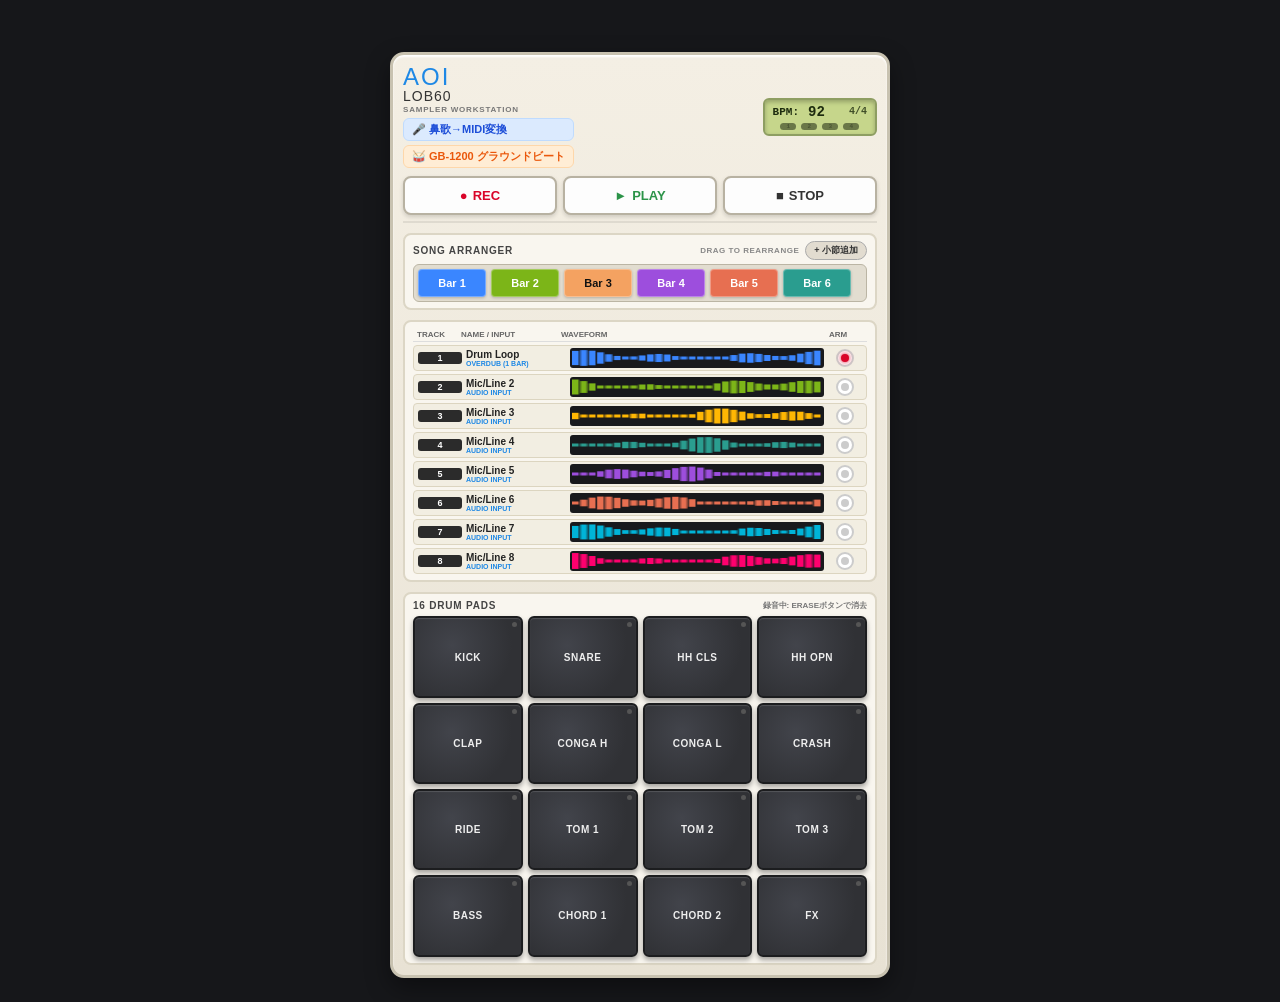
<file: index.html>
<!DOCTYPE html>
<html lang="ja">
<head>
  <meta charset="UTF-8">
  <meta name="viewport" content="width=device-width, initial-scale=1.0, maximum-scale=1.0, user-scalable=no, viewport-fit=cover">
  <title>AOI LOB60 - Sampler Workstation</title>
  <link rel="manifest" href="manifest.json">
  <link rel="apple-touch-icon" href="icon-192.png">
  <meta name="apple-mobile-web-app-capable" content="yes">
  <meta name="apple-mobile-web-app-status-bar-style" content="black-translucent">
  <meta name="apple-mobile-web-app-title" content="LOB60">
  <meta name="theme-color" content="#ece7db">
  <link rel="stylesheet" href="style.css?v=5">
</head>
<body>
  <div class="lob-chassis">
    <!-- Header: Branding, LCD Metronome, Transport -->
    <header class="lob-header">
      <!-- Top Row: Brand & LCD Metronome -->
      <div class="header-top">
        <div class="brand-group">
          <div class="brand-aoi">AOI</div>
          <div class="model-lob60">LOB60</div>
          <div class="brand-sub">SAMPLER WORKSTATION</div>
          <a href="hum.html" style="font-size: 11px; color: #1d4ed8; text-decoration: none; background: #dbeafe; padding: 3px 8px; border-radius: 6px; font-weight: 700; border: 1px solid #bfdbfe; margin-top: 4px; display: inline-block;">🎤 鼻歌→MIDI変換</a>
          <a href="gb1200.html" style="font-size: 11px; color: #ea580c; text-decoration: none; background: #ffedd5; padding: 3px 8px; border-radius: 6px; font-weight: 700; border: 1px solid #fed7aa; margin-top: 4px; display: inline-block;">🥁 GB-1200 グラウンドビート</a>
        </div>

        <div class="lcd-box">
          <div class="lcd-top-row">
            <span class="lcd-bpm-label">BPM:</span>
            <input type="number" id="bpm-input" value="92" min="50" max="220" class="lcd-bpm-input">
            <span class="lcd-time">4/4</span>
          </div>
          <div class="led-metronome">
            <div class="metro-led" id="led-1">1</div>
            <div class="metro-led" id="led-2">2</div>
            <div class="metro-led" id="led-3">3</div>
            <div class="metro-led" id="led-4">4</div>
          </div>
        </div>
      </div>

      <!-- Transport Row: REC/ERASE, PLAY, STOP (Full width, responsive) -->
      <div class="transport-group">
        <button id="btn-rec-erase" class="btn-transport btn-rec" title="録音 / 消去">
          <span id="rec-dot" class="rec-dot">●</span>
          <span id="rec-label">REC</span>
        </button>
        <button id="btn-play" class="btn-transport btn-play">
          <span class="icon">►</span> PLAY
        </button>
        <button id="btn-stop" class="btn-transport btn-stop">
          <span class="icon">■</span> STOP
        </button>
      </div>
    </header>

    <!-- 1. Song Arranger (SINGLE Horizontal Measure Bar) -->
    <section class="section-box arranger-box">
      <div class="section-header">
        <span class="section-title">SONG ARRANGER</span>
        <div class="arranger-tools">
          <span class="drag-hint">DRAG TO REARRANGE</span>
          <button id="btn-add-bar" class="btn-pill">+ 小節追加</button>
        </div>
      </div>
      <!-- Single Horizontal Row of Measure Blocks -->
      <div id="bars-timeline" class="bars-timeline">
        <!-- Rendered by app.js: [Bar 1] [Bar 2] [Bar 3]... -->
      </div>
    </section>

    <!-- 2. 8 Tracks List -->
    <section class="section-box tracks-box">
      <div class="tracks-header-row">
        <span>TRACK</span>
        <span>NAME / INPUT</span>
        <span>WAVEFORM</span>
        <span>ARM</span>
      </div>
      <div id="tracks-list" class="tracks-list">
        <!-- Track 1: Drum Loop (1 Bar Overdub) -->
        <!-- Tracks 2-8: Mic/Line Input Tracks with Waveforms -->
      </div>
    </section>

    <!-- 3. 16 Drum Pads (Restored 4x4 Matrix) -->
    <section class="pads-section">
      <div class="pads-header">
        <span class="pads-title">16 DRUM PADS</span>
        <span id="erase-mode-hint" class="erase-hint">録音中: ERASEボタンで消去</span>
      </div>
      <div id="pads-grid" class="pads-grid">
        <!-- 4x4 Matrix of 16 MPC Pads rendered by app.js -->
      </div>
    </section>
  </div>

  <script src="synth.js?v=5"></script>
  <script src="app.js?v=5"></script>

  <script>
    if ('serviceWorker' in navigator) {
      navigator.serviceWorker.register('./sw.js?v=5').then((reg) => {
        reg.update();
      }).catch(() => {});
    }
  </script>
</body>
</html>
</file>
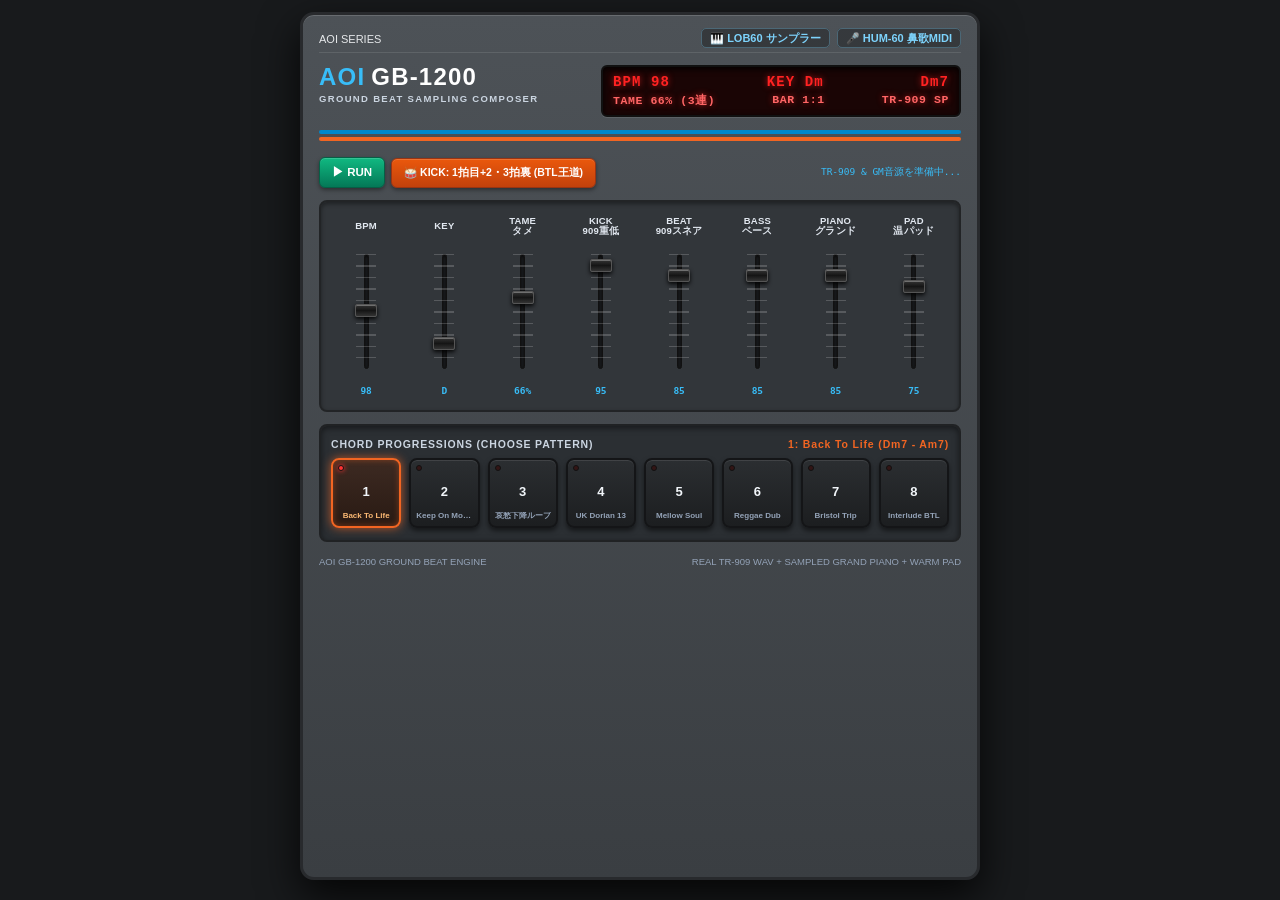
<file: gb1200.html>
<!DOCTYPE html>
<html lang="ja">
<head>
  <meta charset="UTF-8">
  <meta name="viewport" content="width=device-width, initial-scale=1.0, maximum-scale=1.0, user-scalable=no, viewport-fit=cover">
  <title>AOI GB-1200 | Ground Beat Sampling Workstation</title>
  <link rel="icon" type="image/png" href="icon-gb-192.png">
  <link rel="apple-touch-icon" href="icon-gb-192.png">
  <meta name="apple-mobile-web-app-capable" content="yes">
  <meta name="apple-mobile-web-app-status-bar-style" content="black-translucent">
  <meta name="apple-mobile-web-app-title" content="GB-1200">
  <meta name="theme-color" content="#3a3d40">

  <!-- WebAudioFont Core Player -->
  <script src="https://surikov.github.io/webaudiofont/npm/dist/WebAudioFontPlayer.js"></script>

  <!-- 1. Free GM Acoustic Grand Piano (Multi-sampled Yamaha C7) -->
  <script src="https://surikov.github.io/webaudiofontdata/sound/0000_FluidR3_GM_sf2_file.js"></script>

  <!-- 2. Free GM Warm Analog Synth Pad (Replacing Strings) -->
  <script src="https://surikov.github.io/webaudiofontdata/sound/0890_FluidR3_GM_sf2_file.js"></script>

  <!-- 3. Free GM Electric Bass Finger -->
  <script src="https://surikov.github.io/webaudiofontdata/sound/0330_FluidR3_GM_sf2_file.js"></script>

  <!-- 4. Free GM Percussion (Tambourine, Shaker, Conga) -->
  <script src="https://surikov.github.io/webaudiofontdata/sound/12854_0_FluidR3_GM_sf2_file.js"></script>
  <script src="https://surikov.github.io/webaudiofontdata/sound/12870_0_FluidR3_GM_sf2_file.js"></script>
  <script src="https://surikov.github.io/webaudiofontdata/sound/12862_0_FluidR3_GM_sf2_file.js"></script>

  <style>
    :root {
      --case-bg: #404448;
      --panel-dark: #2c3034;
      --stripe-blue: #0088cc;
      --stripe-orange: #f26522;
      --led-red: #ff2222;
      --led-glow: rgba(255, 34, 34, 0.65);
      --led-bg: #1a0505;
      --text-cream: #e6e8ea;
      --text-muted: #9aa0a6;
      --fader-slot: #1c1e20;
      --fader-cap: #18191a;
      --pad-dark: #202224;
      --pad-active: #f26522;
    }

    * { box-sizing: border-box; -webkit-tap-highlight-color: transparent; }
    body {
      margin: 0;
      padding: 0;
      background: #181a1c;
      color: var(--text-cream);
      font-family: -apple-system, BlinkMacSystemFont, "Segoe UI", Roboto, "Helvetica Neue", sans-serif;
      display: flex;
      justify-content: center;
      min-height: 100vh;
      user-select: none;
      -webkit-user-select: none;
      padding-top: max(12px, env(safe-area-inset-top, 12px));
      padding-bottom: max(20px, env(safe-area-inset-bottom, 20px));
    }

    .sp-chassis {
      width: 100%;
      max-width: 680px;
      background: linear-gradient(180deg, #4d5257 0%, #3a3e42 100%);
      border: 3px solid #282a2d;
      border-radius: 14px;
      box-shadow: 0 16px 40px rgba(0,0,0,0.8), inset 0 1px 0 rgba(255,255,255,0.15);
      padding: 16px 16px 22px;
      display: flex;
      flex-direction: column;
      gap: 12px;
      position: relative;
    }

    /* Top Navigation bar */
    .top-nav {
      display: flex;
      justify-content: space-between;
      align-items: center;
      padding-bottom: 6px;
      border-bottom: 1px solid rgba(255,255,255,0.1);
      font-size: 11px;
      white-space: nowrap;
    }
    .top-nav a {
      color: #7dd3fc;
      text-decoration: none;
      font-weight: 600;
      background: rgba(0,0,0,0.3);
      padding: 3px 8px;
      border-radius: 5px;
      border: 1px solid rgba(125,211,252,0.3);
      margin-left: 4px;
    }

    /* Header Section */
    .sp-header {
      display: flex;
      justify-content: space-between;
      align-items: flex-start;
      gap: 10px;
    }

    .brand-block {
      display: flex;
      flex-direction: column;
    }
    .brand-title {
      font-size: 24px;
      font-weight: 900;
      letter-spacing: 0.05em;
      color: #ffffff;
      line-height: 1;
      display: flex;
      align-items: baseline;
      gap: 6px;
    }
    .brand-title .aoi { color: #38bdf8; }
    .brand-subtitle {
      font-size: 9.5px;
      font-weight: 700;
      letter-spacing: 0.14em;
      color: #cbd5e1;
      margin-top: 4px;
    }

    /* Red LED Matrix Display */
    .sp-display-box {
      flex: 1;
      max-width: 360px;
      background: var(--led-bg);
      border: 2px solid #111;
      border-radius: 6px;
      box-shadow: inset 0 2px 6px rgba(0,0,0,0.9), 0 1px 0 rgba(255,255,255,0.1);
      padding: 7px 10px;
      display: flex;
      flex-direction: column;
      gap: 3px;
      font-family: "Courier New", Courier, monospace;
      color: var(--led-red);
      text-shadow: 0 0 6px var(--led-glow);
    }
    .display-row-1 {
      display: flex;
      justify-content: space-between;
      font-size: 14px;
      font-weight: 900;
      letter-spacing: 0.08em;
    }
    .display-row-2 {
      display: flex;
      justify-content: space-between;
      font-size: 11.5px;
      font-weight: 700;
      letter-spacing: 0.05em;
      color: #ff6666;
    }

    /* Vintage Stripes */
    .accent-stripes {
      display: flex;
      flex-direction: column;
      gap: 3px;
      margin: 1px 0 4px;
    }
    .stripe-blue { height: 4px; background: var(--stripe-blue); border-radius: 2px; }
    .stripe-orange { height: 4px; background: var(--stripe-orange); border-radius: 2px; }

    /* Control Panel (Run/Stop, Kick Mode, Load status) */
    .controls-row {
      display: flex;
      justify-content: space-between;
      align-items: center;
      gap: 8px;
      flex-wrap: wrap;
    }
    .btn-group {
      display: flex;
      gap: 6px;
      align-items: center;
    }

    .sp-btn {
      background: linear-gradient(180deg, #3f4448 0%, #282b2e 100%);
      color: #fff;
      border: 1px solid #1a1b1d;
      border-radius: 6px;
      font-size: 11.5px;
      font-weight: 800;
      padding: 7px 12px;
      cursor: pointer;
      box-shadow: 0 2px 4px rgba(0,0,0,0.4), inset 0 1px 0 rgba(255,255,255,0.15);
      display: flex;
      align-items: center;
      gap: 5px;
      white-space: nowrap;
    }
    .sp-btn:active {
      transform: translateY(1px);
      box-shadow: 0 1px 2px rgba(0,0,0,0.6);
    }
    .sp-btn.btn-run {
      background: linear-gradient(180deg, #10b981 0%, #047857 100%);
      border-color: #065f46;
      color: #fff;
    }
    .sp-btn.btn-stop {
      background: linear-gradient(180deg, #ef4444 0%, #b91c1c 100%);
      border-color: #991b1b;
      color: #fff;
    }
    .sp-btn.btn-kick-mode {
      background: linear-gradient(180deg, #ea580c 0%, #c2410c 100%);
      border-color: #9a3412;
      font-size: 10.5px;
    }

    .sound-status {
      font-family: monospace;
      font-size: 9.5px;
      color: #38bdf8;
      white-space: nowrap;
      overflow: hidden;
      text-overflow: ellipsis;
      max-width: 320px;
    }

    /* Faders Container (8 Sliders) */
    .faders-section {
      background: #32363a;
      border: 2px solid #222426;
      border-radius: 8px;
      padding: 12px 8px 14px;
      box-shadow: inset 0 2px 4px rgba(0,0,0,0.4);
    }
    .faders-grid {
      display: grid;
      grid-template-columns: repeat(8, minmax(0, 1fr));
      gap: 4px;
      align-items: center;
    }
    .fader-col {
      display: flex;
      flex-direction: column;
      align-items: center;
      gap: 6px;
      min-width: 0;
    }
    .fader-label {
      font-size: 9.5px;
      font-weight: 800;
      color: #e2e8f0;
      letter-spacing: 0.02em;
      text-align: center;
      height: 24px;
      display: flex;
      align-items: center;
      justify-content: center;
      line-height: 1.1;
      white-space: pre-line;
      overflow: hidden;
    }
    .fader-val {
      font-size: 9.5px;
      font-family: monospace;
      color: #38bdf8;
      font-weight: 700;
    }

    /* Vertical Slider */
    .slider-wrap {
      height: 135px;
      display: flex;
      align-items: center;
      justify-content: center;
      position: relative;
    }
    .slider-track-bg {
      position: absolute;
      width: 5px;
      height: 115px;
      background: var(--fader-slot);
      border-radius: 3px;
      border: 1px solid #111;
      box-shadow: inset 0 1px 3px rgba(0,0,0,0.8);
    }
    .slider-ticks {
      position: absolute;
      width: 20px;
      height: 115px;
      background: repeating-linear-gradient(to bottom,
        rgba(255,255,255,0.18) 0px,
        rgba(255,255,255,0.18) 1px,
        transparent 1px,
        transparent 11.5px
      );
      pointer-events: none;
    }
    input[type=range].v-slider {
      -webkit-appearance: none;
      writing-mode: vertical-lr;
      direction: rtl;
      width: 24px;
      height: 115px;
      background: transparent;
      outline: none;
      z-index: 2;
      cursor: pointer;
      margin: 0;
    }
    input[type=range].v-slider::-webkit-slider-thumb {
      -webkit-appearance: none;
      width: 22px;
      height: 13px;
      background: linear-gradient(180deg, #333 0%, #151515 50%, #333 100%);
      border: 1px solid #555;
      border-radius: 2px;
      box-shadow: 0 2px 4px rgba(0,0,0,0.9), inset 0 1px 0 rgba(255,255,255,0.3);
      cursor: pointer;
    }

    /* 8 Performance Pads Section */
    .pads-section {
      background: #2b2f33;
      border: 2px solid #202224;
      border-radius: 8px;
      padding: 12px 10px;
      box-shadow: inset 0 2px 6px rgba(0,0,0,0.5);
    }
    .pads-header {
      display: flex;
      justify-content: space-between;
      align-items: center;
      margin-bottom: 8px;
      font-size: 10.5px;
      font-weight: 800;
      letter-spacing: 0.08em;
      color: #cbd5e1;
    }
    .pads-grid {
      display: grid;
      grid-template-columns: repeat(4, minmax(0, 1fr));
      gap: 8px;
    }
    @media (min-width: 600px) {
      .pads-grid {
        grid-template-columns: repeat(8, minmax(0, 1fr));
      }
    }

    .sp-pad {
      background: linear-gradient(180deg, #2b2e31 0%, #1c1e20 100%);
      border: 2px solid #141517;
      border-radius: 8px;
      min-width: 0;
      aspect-ratio: 1;
      display: flex;
      flex-direction: column;
      justify-content: space-between;
      padding: 5px;
      cursor: pointer;
      box-shadow: 0 3px 5px rgba(0,0,0,0.5), inset 0 1px 0 rgba(255,255,255,0.1);
      transition: all 0.08s ease;
    }
    .sp-pad:active {
      transform: translateY(1px);
      box-shadow: 0 1px 2px rgba(0,0,0,0.8);
    }
    .sp-pad.active {
      border-color: var(--pad-active);
      box-shadow: 0 0 10px rgba(242, 101, 34, 0.7), inset 0 0 6px rgba(242, 101, 34, 0.4);
      background: linear-gradient(180deg, #3d2a22 0%, #291a13 100%);
    }
    .pad-led {
      width: 6px;
      height: 6px;
      border-radius: 50%;
      background: #331515;
      border: 1px solid #111;
      align-self: flex-start;
    }
    .sp-pad.active .pad-led {
      background: #ff3333;
      box-shadow: 0 0 5px #ff3333;
    }
    .pad-num {
      font-size: 13px;
      font-weight: 900;
      color: #f1f5f9;
      text-align: center;
    }
    .pad-name {
      font-size: 8px;
      font-weight: 700;
      color: #94a3b8;
      text-align: center;
      line-height: 1.1;
      white-space: nowrap;
      overflow: hidden;
      text-overflow: ellipsis;
    }
    .sp-pad.active .pad-name {
      color: #fdba74;
    }

    /* Footer info */
    .sp-footer {
      display: flex;
      justify-content: space-between;
      align-items: center;
      font-size: 9.5px;
      color: #94a3b8;
      padding-top: 2px;
    }
  </style>
</head>
<body>

  <div class="sp-chassis">
    <!-- Top Navigation -->
    <div class="top-nav">
      <span>AOI SERIES</span>
      <div>
        <a href="index.html">🎹 LOB60 サンプラー</a>
        <a href="hum.html">🎤 HUM-60 鼻歌MIDI</a>
      </div>
    </div>

    <!-- Header & LED Matrix Display -->
    <header class="sp-header">
      <div class="brand-block">
        <div class="brand-title"><span class="aoi">AOI</span> GB-1200</div>
        <div class="brand-subtitle">GROUND BEAT SAMPLING COMPOSER</div>
      </div>

      <div class="sp-display-box">
        <div class="display-row-1">
          <span id="lcd-bpm">BPM 98</span>
          <span id="lcd-key">KEY Dm</span>
          <span id="lcd-chord">Dm7</span>
        </div>
        <div class="display-row-2">
          <span id="lcd-tame">TAME 66% (3連)</span>
          <span id="lcd-step">BAR 1:1</span>
          <span id="lcd-kit">TR-909 SP</span>
        </div>
      </div>
    </header>

    <!-- Classic 80s Stripes -->
    <div class="accent-stripes">
      <div class="stripe-blue"></div>
      <div class="stripe-orange"></div>
    </div>

    <!-- Controls Row (Run/Stop, Kick Groove Mode, Load status) -->
    <div class="controls-row">
      <div class="btn-group">
        <button id="btn-run" class="sp-btn btn-run" onclick="togglePlay()">▶ RUN</button>
        <button id="btn-kick-mode" class="sp-btn btn-kick-mode" onclick="toggleKickPattern()">🥁 KICK: 1拍目+2・3拍裏 (BTL王道)</button>
      </div>
      <div class="sound-status" id="load-status">TR-909 & GM音源を準備中...</div>
    </div>

    <!-- 8 Vertical Faders Section -->
    <section class="faders-section">
      <div class="faders-grid">
        <!-- 1. BPM -->
        <div class="fader-col">
          <div class="fader-label">BPM</div>
          <div class="slider-wrap">
            <div class="slider-track-bg"></div>
            <div class="slider-ticks"></div>
            <input type="range" class="v-slider" id="fader-bpm" min="80" max="115" value="98" oninput="onFaderChange('bpm', this.value)">
          </div>
          <div class="fader-val" id="val-bpm">98</div>
        </div>

        <!-- 2. KEY -->
        <div class="fader-col">
          <div class="fader-label">KEY</div>
          <div class="slider-wrap">
            <div class="slider-track-bg"></div>
            <div class="slider-ticks"></div>
            <input type="range" class="v-slider" id="fader-key" min="0" max="11" value="2" oninput="onFaderChange('key', this.value)">
          </div>
          <div class="fader-val" id="val-key">D</div>
        </div>

        <!-- 3. TAME / タメ (16分3連スウィング) -->
        <div class="fader-col">
          <div class="fader-label">TAME&#10;タメ</div>
          <div class="slider-wrap">
            <div class="slider-track-bg"></div>
            <div class="slider-ticks"></div>
            <input type="range" class="v-slider" id="fader-tame" min="50" max="75" value="66" oninput="onFaderChange('tame', this.value)">
          </div>
          <div class="fader-val" id="val-tame">66%</div>
        </div>

        <!-- 4. 909 KICK (HEAVY LOW-END) -->
        <div class="fader-col">
          <div class="fader-label">KICK&#10;909重低</div>
          <div class="slider-wrap">
            <div class="slider-track-bg"></div>
            <div class="slider-ticks"></div>
            <input type="range" class="v-slider" id="fader-vol-kick" min="0" max="100" value="95" oninput="onFaderChange('volKick', this.value)">
          </div>
          <div class="fader-val" id="val-vol-kick">95</div>
        </div>

        <!-- 5. 909 BEAT (SNARE / HAT / CLAP) -->
        <div class="fader-col">
          <div class="fader-label">BEAT&#10;909スネア</div>
          <div class="slider-wrap">
            <div class="slider-track-bg"></div>
            <div class="slider-ticks"></div>
            <input type="range" class="v-slider" id="fader-vol-beat" min="0" max="100" value="85" oninput="onFaderChange('volBeat', this.value)">
          </div>
          <div class="fader-val" id="val-vol-beat">85</div>
        </div>

        <!-- 6. BASS (SCALE-FOLLOWING ELECTRIC BASS) -->
        <div class="fader-col">
          <div class="fader-label">BASS&#10;ベース</div>
          <div class="slider-wrap">
            <div class="slider-track-bg"></div>
            <div class="slider-ticks"></div>
            <input type="range" class="v-slider" id="fader-vol-bass" min="0" max="100" value="85" oninput="onFaderChange('volBass', this.value)">
          </div>
          <div class="fader-val" id="val-vol-bass">85</div>
        </div>

        <!-- 7. PIANO (SAMPLED GRAND PIANO) -->
        <div class="fader-col">
          <div class="fader-label">PIANO&#10;グランド</div>
          <div class="slider-wrap">
            <div class="slider-track-bg"></div>
            <div class="slider-ticks"></div>
            <input type="range" class="v-slider" id="fader-vol-piano" min="0" max="100" value="85" oninput="onFaderChange('volPiano', this.value)">
          </div>
          <div class="fader-val" id="val-vol-piano">85</div>
        </div>

        <!-- 8. PAD (WARM SYNTH PAD - REPLACING STRINGS) -->
        <div class="fader-col">
          <div class="fader-label">PAD&#10;温パッド</div>
          <div class="slider-wrap">
            <div class="slider-track-bg"></div>
            <div class="slider-ticks"></div>
            <input type="range" class="v-slider" id="fader-vol-pad" min="0" max="100" value="75" oninput="onFaderChange('volPad', this.value)">
          </div>
          <div class="fader-val" id="val-vol-pad">75</div>
        </div>
      </div>
    </section>

    <!-- 8 Progression Pads Section -->
    <section class="pads-section">
      <div class="pads-header">
        <span>CHORD PROGRESSIONS (CHOOSE PATTERN)</span>
        <span id="active-prog-desc" style="color: #f26522;">1: Back To Life (Dm7 - Am7)</span>
      </div>
      <div class="pads-grid">
        <div class="sp-pad active" id="pad-0" onclick="selectProgression(0)">
          <div class="pad-led"></div>
          <div class="pad-num">1</div>
          <div class="pad-name">Back To Life</div>
        </div>
        <div class="sp-pad" id="pad-1" onclick="selectProgression(1)">
          <div class="pad-led"></div>
          <div class="pad-num">2</div>
          <div class="pad-name">Keep On Movin</div>
        </div>
        <div class="sp-pad" id="pad-2" onclick="selectProgression(2)">
          <div class="pad-led"></div>
          <div class="pad-num">3</div>
          <div class="pad-name">哀愁下降ループ</div>
        </div>
        <div class="sp-pad" id="pad-3" onclick="selectProgression(3)">
          <div class="pad-led"></div>
          <div class="pad-num">4</div>
          <div class="pad-name">UK Dorian 13</div>
        </div>
        <div class="sp-pad" id="pad-4" onclick="selectProgression(4)">
          <div class="pad-led"></div>
          <div class="pad-num">5</div>
          <div class="pad-name">Mellow Soul</div>
        </div>
        <div class="sp-pad" id="pad-5" onclick="selectProgression(5)">
          <div class="pad-led"></div>
          <div class="pad-num">6</div>
          <div class="pad-name">Reggae Dub</div>
        </div>
        <div class="sp-pad" id="pad-6" onclick="selectProgression(6)">
          <div class="pad-led"></div>
          <div class="pad-num">7</div>
          <div class="pad-name">Bristol Trip</div>
        </div>
        <div class="sp-pad" id="pad-7" onclick="selectProgression(7)">
          <div class="pad-led"></div>
          <div class="pad-num">8</div>
          <div class="pad-name">Interlude BTL</div>
        </div>
      </div>
    </section>

    <!-- Footer -->
    <footer class="sp-footer">
      <span>AOI GB-1200 GROUND BEAT ENGINE</span>
      <span>REAL TR-909 WAV + SAMPLED GRAND PIANO + WARM PAD</span>
    </footer>
  </div>

  <script>
    /* ==========================================================
       AOI GB-1200 Ground Beat Audio Engine (v2)
       - Real Roland TR-909 WAV Samples (via SP-1200)
       - Free GM FluidR3 Multi-Sampled Acoustic Grand Piano
       - Free GM Warm Synth Pad (Replacing Strings)
       - Free GM Electric Bass (Finger) with auto scale-following
       - Heavy Low-end Kick on Beat 1 downbeat & 2/3 offbeats with 16th-triplet swing
       ========================================================== */

    const NOTE_NAMES = ['C','C#','D','D#','E','F','F#','G','G#','A','A#','B'];

    // 8 Ground Beat Chord Progression Presets
    const PROGRESSIONS = [
      {
        name: "Back To Life",
        desc: "1: Back To Life (Dm7 - Am7) 気怠い王道ループ",
        keyRoot: 2, // D
        scale: "dorian",
        chords: [
          { rootRel: 0, quality: "min7", name: "Dm7", bars: 1 },
          { rootRel: 7, quality: "min7", name: "Am7", bars: 1 }
        ]
      },
      {
        name: "Keep On Movin",
        desc: "2: Keep On Movin (Fm9 - Bbm7 - Eb9 - Abmaj7)",
        keyRoot: 5, // F
        scale: "aeolian",
        chords: [
          { rootRel: 0, quality: "min9", name: "Fm9", bars: 1 },
          { rootRel: 5, quality: "min7", name: "Bbm7", bars: 1 },
          { rootRel: 10, quality: "dom9", name: "Eb9", bars: 1 },
          { rootRel: 3, quality: "maj7", name: "Abmaj7", bars: 1 }
        ]
      },
      {
        name: "哀愁下降ループ",
        desc: "3: 哀愁下降 (Dm7 - C - Bbmaj7 - Am7)",
        keyRoot: 2, // D
        scale: "aeolian",
        chords: [
          { rootRel: 0, quality: "min7", name: "Dm7", bars: 1 },
          { rootRel: 10, quality: "maj", name: "C", bars: 1 },
          { rootRel: 8, quality: "maj7", name: "Bbmaj7", bars: 1 },
          { rootRel: 7, quality: "min7", name: "Am7", bars: 1 }
        ]
      },
      {
        name: "UK Dorian 13",
        desc: "4: UK Acid Dorian (Em9 - A13 浮遊感ループ)",
        keyRoot: 4, // E
        scale: "dorian",
        chords: [
          { rootRel: 0, quality: "min9", name: "Em9", bars: 1 },
          { rootRel: 5, quality: "dom13", name: "A13", bars: 1 }
        ]
      },
      {
        name: "Mellow Soul",
        desc: "5: Mellow Neo-Soul (Abmaj7 - Gm7 - Fm7 - Bbm7)",
        keyRoot: 8, // Ab
        scale: "ionian",
        chords: [
          { rootRel: 0, quality: "maj7", name: "Abmaj7", bars: 1 },
          { rootRel: 11, quality: "min7", name: "Gm7", bars: 1 },
          { rootRel: 9, quality: "min7", name: "Fm7", bars: 1 },
          { rootRel: 2, quality: "min7", name: "Bbm7", bars: 1 }
        ]
      },
      {
        name: "Reggae Dub",
        desc: "6: Reggae Dub Stepper (Gm7 - Cm7 ルーツ進行)",
        keyRoot: 7, // G
        scale: "dorian",
        chords: [
          { rootRel: 0, quality: "min7", name: "Gm7", bars: 1 },
          { rootRel: 5, quality: "min7", name: "Cm7", bars: 1 }
        ]
      },
      {
        name: "Bristol Trip",
        desc: "7: Bristol Trip-Hop (Cm7 - Abmaj7 - Fm7 - G7)",
        keyRoot: 0, // C
        scale: "aeolian",
        chords: [
          { rootRel: 0, quality: "min7", name: "Cm7", bars: 1 },
          { rootRel: 8, quality: "maj7", name: "Abmaj7", bars: 1 },
          { rootRel: 5, quality: "min7", name: "Fm7", bars: 1 },
          { rootRel: 7, quality: "dom7", name: "G7", bars: 1 }
        ]
      },
      {
        name: "Interlude BTL",
        desc: "8: Back To Life Interlude (Dm7 - A7 - Dm7 - A7)",
        keyRoot: 2, // D
        scale: "dorian",
        chords: [
          { rootRel: 0, quality: "min7", name: "Dm7", bars: 1 },
          { rootRel: 7, quality: "dom7", name: "A7", bars: 1 },
          { rootRel: 0, quality: "min7", name: "Dm7", bars: 1 },
          { rootRel: 7, quality: "dom7", name: "A7", bars: 1 }
        ]
      }
    ];

    // Kick Placement Patterns
    const KICK_PATTERNS = [
      {
        name: "1拍目+2・3拍裏 (BTL王道)",
        // 1拍目オモテ(0), 2拍目ウラ(6), 3拍目ウラ(10)
        steps: [0, 6, 10]
      },
      {
        name: "16分3連タメ (Triplet Shuffle)",
        // 1拍目オモテ(0), 2拍目ウラタメ(6), 3拍目ウラタメ(10), 4拍目ウラ(14)
        steps: [0, 6, 10, 14]
      },
      {
        name: "Keep On Movin (1+2裏+3表+3裏)",
        // 1拍目オモテ(0), 2拍目ウラ(6), 3拍目オモテ(8), 3拍目ウラ(10)
        steps: [0, 6, 8, 10]
      }
    ];
    let currentKickPatternIdx = 0;

    // State
    let isPlaying = false;
    let audioCtx = null;
    let currentProgIdx = 0;
    let bpm = 98;
    let keyTranspose = 0; // semitones from D
    let tameRatio = 0.66; // 66% = 16th-note triplet swing

    // Fader Volumes
    let volKick = 0.95;
    let volBeat = 0.85;
    let volBass = 0.85;
    let volPiano = 0.85;
    let volPad = 0.75;

    // Audio Buffers & Nodes
    const samples909 = {};
    let wafPlayer = null;

    let timerId = null;
    let currentStep = 0;
    let currentBar = 0;
    let nextStepTime = 0;

    // Gains & Filters
    let masterGain = null;
    let kickGain = null;
    let beatGain = null;
    let bassGain = null;
    let pianoGain = null;
    let padGain = null;
    let kickSubFilter = null;

    /* ---- 909 Samples Preloading ---- */
    const SAMPLE_FILES = {
      kick: 'sounds/kick.wav',
      kick2: 'sounds/kick-2.wav',
      snare: 'sounds/snare.wav',
      snareShort: 'sounds/snare-short.wav',
      hatClosed: 'sounds/hihat-closed-1.wav',
      hatOpen: 'sounds/hihat-open-1.wav',
      clap: 'sounds/clap1.wav',
      rim: 'sounds/rim.wav',
      ride: 'sounds/ride.wav',
      cymbal: 'sounds/cymbal.wav'
    };

    async function load909Samples() {
      const statusEl = document.getElementById('load-status');
      statusEl.textContent = "TR-909サンプリングWAVをロード中...";

      let loadedCount = 0;
      const total = Object.keys(SAMPLE_FILES).length;

      for (let [name, path] of Object.entries(SAMPLE_FILES)) {
        try {
          const res = await fetch(path);
          const ab = await res.arrayBuffer();
          audioCtx.decodeAudioData(ab, (buf) => {
            samples909[name] = buf;
            loadedCount++;
            if (loadedCount === total) {
              statusEl.textContent = "TR-909 WAV & GM音源 準備完了！";
              statusEl.style.color = "#4ade80";
            }
          }, (e) => console.warn("decode err", name, e));
        } catch (e) {
          console.warn("fetch err", name, e);
        }
      }
    }

    /* ---- Web Audio Initialization ---- */
    function initAudio() {
      if (audioCtx) {
        if (audioCtx.state === 'suspended') audioCtx.resume();
        return;
      }

      const AudioCtxClass = window.AudioContext || window.webkitAudioContext;
      audioCtx = new AudioCtxClass();

      // Master output
      masterGain = audioCtx.createGain();
      masterGain.gain.setValueAtTime(0.9, audioCtx.currentTime);
      masterGain.connect(audioCtx.destination);

      // 1. Kick Channel with dedicated Sub-Bass Low-Shelf EQ (+5dB @ 65Hz for heavy low-end gravity)
      kickSubFilter = audioCtx.createBiquadFilter();
      kickSubFilter.type = 'lowshelf';
      kickSubFilter.frequency.setValueAtTime(65, audioCtx.currentTime);
      kickSubFilter.gain.setValueAtTime(5.5, audioCtx.currentTime);

      kickGain = audioCtx.createGain();
      kickGain.gain.setValueAtTime(volKick, audioCtx.currentTime);
      kickGain.connect(kickSubFilter);
      kickSubFilter.connect(masterGain);

      // 2. Beat Channel (Snare, Hat, Clap)
      beatGain = audioCtx.createGain();
      beatGain.gain.setValueAtTime(volBeat, audioCtx.currentTime);
      beatGain.connect(masterGain);

      // 3. Bass Channel
      bassGain = audioCtx.createGain();
      bassGain.gain.setValueAtTime(volBass, audioCtx.currentTime);
      bassGain.connect(masterGain);

      // 4. Piano Channel (Sampled Grand)
      pianoGain = audioCtx.createGain();
      pianoGain.gain.setValueAtTime(volPiano, audioCtx.currentTime);
      pianoGain.connect(masterGain);

      // 5. Pad Channel (Warm Pad)
      padGain = audioCtx.createGain();
      padGain.gain.setValueAtTime(volPad, audioCtx.currentTime);
      padGain.connect(masterGain);

      // WebAudioFont Player
      if (window.WebAudioFontPlayer) {
        wafPlayer = new WebAudioFontPlayer();
      }

      // Load 909 Samples
      load909Samples();
    }

    /* ---- Drum Playback (Real TR-909 Samples) ---- */
    function play909Kick(time, vel = 1.0) {
      // 1. Genuine TR-909 Kick WAV
      const buf = samples909['kick'] || samples909['kick2'];
      if (buf) {
        const src = audioCtx.createBufferSource();
        src.buffer = buf;
        const g = audioCtx.createGain();
        g.gain.setValueAtTime(1.15 * vel, time);
        src.connect(g);
        g.connect(kickGain);
        src.start(time);
      }

      // 2. Heavy Sub-Bass Sine Transient (Adds low center of gravity to the chest)
      const sub = audioCtx.createOscillator();
      const subGain = audioCtx.createGain();
      sub.type = 'sine';
      sub.frequency.setValueAtTime(54, time);
      sub.frequency.exponentialRampToValueAtTime(36, time + 0.12);
      subGain.gain.setValueAtTime(0.75 * vel, time);
      subGain.gain.exponentialRampToValueAtTime(0.001, time + 0.22);
      sub.connect(subGain);
      subGain.connect(kickGain);
      sub.start(time);
      sub.stop(time + 0.24);
    }

    function play909Snare(time, vel = 1.0) {
      // 909 Snare + Clap Layering (The trademark Soul II Soul backbeat)
      if (samples909['snare']) {
        const src = audioCtx.createBufferSource();
        src.buffer = samples909['snare'];
        const g = audioCtx.createGain();
        g.gain.setValueAtTime(1.0 * vel, time);
        src.connect(g);
        g.connect(beatGain);
        src.start(time);
      }
      if (samples909['clap']) {
        const src2 = audioCtx.createBufferSource();
        src2.buffer = samples909['clap'];
        const g2 = audioCtx.createGain();
        g2.gain.setValueAtTime(0.7 * vel, time + 0.004); // tiny 4ms delay for wide stereo/depth
        src2.connect(g2);
        g2.connect(beatGain);
        src2.start(time + 0.004);
      }
    }

    function play909GhostSnare(time, vel = 0.4) {
      const buf = samples909['snareShort'] || samples909['snare'];
      if (buf) {
        const src = audioCtx.createBufferSource();
        src.buffer = buf;
        const g = audioCtx.createGain();
        g.gain.setValueAtTime(vel, time);
        src.connect(g);
        g.connect(beatGain);
        src.start(time);
      }
    }

    function play909HiHat(time, isOpen = false, vel = 0.8) {
      const buf = isOpen ? samples909['hatOpen'] : samples909['hatClosed'];
      if (buf) {
        const src = audioCtx.createBufferSource();
        src.buffer = buf;
        const g = audioCtx.createGain();
        g.gain.setValueAtTime(vel * (isOpen ? 0.9 : 0.75), time);
        src.connect(g);
        g.connect(beatGain);
        src.start(time);
      }
    }

    /* ---- Free GM Grand Piano (WebAudioFont: Yamaha C7 Multi-sample) ---- */
    function playGrandPiano(midiNotes, time, dur = 0.28, vel = 0.85) {
      if (wafPlayer && window._tone_0000_FluidR3_GM_sf2_file) {
        midiNotes.forEach(m => {
          wafPlayer.queueWaveTable(audioCtx, pianoGain, window._tone_0000_FluidR3_GM_sf2_file, time, m, dur, vel);
        });
      } else {
        // Fallback acoustic-styled piano synthesis
        midiNotes.forEach(m => {
          const osc = audioCtx.createOscillator();
          const g = audioCtx.createGain();
          osc.type = 'triangle';
          osc.frequency.setValueAtTime(440 * Math.pow(2, (m - 69) / 12), time);
          g.gain.setValueAtTime(0.35 * vel, time);
          g.gain.exponentialRampToValueAtTime(0.001, time + dur);
          osc.connect(g); g.connect(pianoGain);
          osc.start(time); osc.stop(time + dur + 0.05);
        });
      }
    }

    /* ---- Free GM Warm Pad (WebAudioFont: Warm Synth Pad) ---- */
    function playWarmPad(midiNotes, time, dur = 1.8, vel = 0.7) {
      if (wafPlayer && window._tone_0890_FluidR3_GM_sf2_file) {
        midiNotes.forEach(m => {
          wafPlayer.queueWaveTable(audioCtx, padGain, window._tone_0890_FluidR3_GM_sf2_file, time, m, dur, vel);
        });
      } else {
        // Warm dual-saw analog synth pad fallback
        midiNotes.forEach(m => {
          [-3, 3].forEach(detune => {
            const osc = audioCtx.createOscillator();
            const g = audioCtx.createGain();
            const filt = audioCtx.createBiquadFilter();
            osc.type = 'sawtooth';
            osc.frequency.setValueAtTime(440 * Math.pow(2, (m - 69) / 12), time);
            osc.detune.setValueAtTime(detune, time);

            filt.type = 'lowpass';
            filt.frequency.setValueAtTime(1100, time);

            g.gain.setValueAtTime(0.01, time);
            g.gain.linearRampToValueAtTime(0.18 * vel, time + 0.2);
            g.gain.exponentialRampToValueAtTime(0.001, time + dur);

            osc.connect(filt); filt.connect(g); g.connect(padGain);
            osc.start(time); osc.stop(time + dur + 0.1);
          });
        });
      }
    }

    /* ---- Free GM Electric Bass (WebAudioFont: Finger Bass) ---- */
    function playElectricBass(midiNote, time, dur = 0.35, vel = 0.95) {
      if (wafPlayer && window._tone_0330_FluidR3_GM_sf2_file) {
        wafPlayer.queueWaveTable(audioCtx, bassGain, window._tone_0330_FluidR3_GM_sf2_file, time, midiNote, dur, vel);
      } else {
        // Punchy sub-bass synth fallback
        const osc = audioCtx.createOscillator();
        const g = audioCtx.createGain();
        osc.type = 'sawtooth';
        osc.frequency.setValueAtTime(440 * Math.pow(2, (midiNote - 69) / 12), time);
        const f = audioCtx.createBiquadFilter();
        f.type = 'lowpass'; f.frequency.setValueAtTime(600, time);
        f.frequency.exponentialRampToValueAtTime(140, time + dur);
        g.gain.setValueAtTime(0.7 * vel, time);
        g.gain.exponentialRampToValueAtTime(0.001, time + dur);
        osc.connect(f); f.connect(g); g.connect(bassGain);
        osc.start(time); osc.stop(time + dur + 0.05);
      }

      // Reinforce sub-fundamental for massive low-end weight
      const sub = audioCtx.createOscillator();
      const sg = audioCtx.createGain();
      sub.type = 'sine';
      sub.frequency.setValueAtTime(440 * Math.pow(2, (midiNote - 69) / 12), time);
      sg.gain.setValueAtTime(0.6 * vel, time);
      sg.gain.exponentialRampToValueAtTime(0.001, time + dur);
      sub.connect(sg); sg.connect(bassGain);
      sub.start(time); sub.stop(time + dur + 0.05);
    }

    /* ---- Chord Theory & Pitch Calculation ---- */
    const CHORD_INTERVALS = {
      min7: [0, 3, 7, 10],       // m7
      min9: [0, 3, 7, 10, 14],   // m9
      maj7: [0, 4, 7, 11],       // M7
      dom7: [0, 4, 7, 10],       // 7
      dom9: [0, 4, 7, 10, 14],   // 9
      dom13: [0, 4, 10, 14, 21], // 13
      maj:  [0, 4, 7],
      min:  [0, 3, 7]
    };

    function getCurrentChordInfo(barIdx) {
      const prog = PROGRESSIONS[currentProgIdx];
      let accBars = 0;
      let chordDef = prog.chords[0];
      for (let c of prog.chords) {
        if (barIdx < accBars + c.bars) {
          chordDef = c;
          break;
        }
        accBars += c.bars;
      }

      const rootNote = (prog.keyRoot + chordDef.rootRel + keyTranspose + 120) % 12;
      const intervals = CHORD_INTERVALS[chordDef.quality] || CHORD_INTERVALS.min7;

      // Grand Piano Voicing (Octave 3: 48 = C3, lowered 1 octave for deep mellow soul comping)
      const pianoNotes = intervals.map(st => 48 + rootNote + st);

      // Warm Pad Voicing (Lush octave 4-5 spread)
      const padNotes = [rootNote + 48, rootNote + 55, rootNote + 60, rootNote + 63 + (intervals[1] || 3)];

      // Electric Bass MIDI root (Octave 2: C2 = 36)
      const bassRootMidi = 36 + rootNote;

      return {
        name: NOTE_NAMES[rootNote] + chordDef.quality.replace('min','m').replace('maj','M'),
        intervals,
        rootNote,
        pianoNotes,
        padNotes,
        bassRootMidi
      };
    }

    /* ---- 16-Step Sequencer Clock & Scheduling ---- */
    const LOOKAHEAD_MS = 25;
    const SCHEDULE_AHEAD_TIME = 0.12;

    function scheduler() {
      while (nextStepTime < audioCtx.currentTime + SCHEDULE_AHEAD_TIME) {
        scheduleStep(currentStep, currentBar, nextStepTime);
        advanceStep();
      }
      if (isPlaying) {
        timerId = setTimeout(scheduler, LOOKAHEAD_MS);
      }
    }

    function advanceStep() {
      // 16th-note duration with 16th-triplet TAME (Swing)
      const stepDuration = (60 / bpm) / 4;
      const isEvenStep = (currentStep % 2 === 0);

      // At tameRatio = 0.66, even step is 2/3 of 8th, odd step is 1/3 (true triplet shuffle!)
      const delta = (tameRatio - 0.5) * 2 * stepDuration;
      const dur = isEvenStep ? (stepDuration + delta) : (stepDuration - delta);

      nextStepTime += dur;

      currentStep++;
      if (currentStep >= 16) {
        currentStep = 0;
        currentBar++;
        const prog = PROGRESSIONS[currentProgIdx];
        const totalBars = prog.chords.reduce((acc, c) => acc + c.bars, 0);
        if (currentBar >= totalBars) {
          currentBar = 0;
        }
      }
    }

    /* ---- Step Performance Scheduling ---- */
    function scheduleStep(step, bar, time) {
      const chord = getCurrentChordInfo(bar);

      // Update LED display
      setTimeout(() => {
        updateLCDStep(step, bar, chord.name);
      }, (time - audioCtx.currentTime) * 1000);

      // 1. KICK: 1拍目オモテ(0), 2拍目ウラ(6), 3拍目ウラ(10) に重心を置いて重く鳴らす！
      const kickSteps = KICK_PATTERNS[currentKickPatternIdx].steps;
      if (kickSteps.includes(step)) {
        const isDownbeat = (step === 0);
        play909Kick(time, isDownbeat ? 1.0 : 0.95);
      }

      // 2. SNARE & CLAP: 2拍目オモテ(4) & 4拍目オモテ(12)
      if (step === 4 || step === 12) {
        play909Snare(time, 1.0);
      } else if (step === 15) {
        // Ghost snare roll before beat 1
        play909GhostSnare(time, 0.35);
      }

      // 3. 909 HI-HAT: 16th-note shuffle (Accented on beats, ghosted on swing offbeats)
      const isQuarter = (step % 4 === 0);
      const isEighth = (step % 2 === 0);
      const hatVel = isQuarter ? 0.9 : (isEighth ? 0.65 : 0.45);

      if (step === 14) {
        play909HiHat(time, true, 0.8); // Open Hat before beat 1
      } else {
        play909HiHat(time, false, hatVel);
      }

      // 4. FREE GM SAMPLED GRAND PIANO: Soul II Soul Laid-back Comping Chords
      // Offbeat syncopations: steps 2, 5, 8, 11, 14
      const pianoSteps = [2, 5, 8, 11, 14];
      if (pianoSteps.includes(step)) {
        const vel = (step === 2 || step === 8) ? 0.9 : 0.75;
        playGrandPiano(chord.pianoNotes, time, 0.26, vel);
      }

      // 5. FREE GM WARM SYNTH PAD (Replacing Strings): Downbeat Lush Chord Sustains
      if (step === 0) {
        playWarmPad(chord.padNotes, time, 1.8, 0.75);
      }

      // 6. FREE GM ELECTRIC BASS: Auto Scale-following Syncopated Groove
      // In the pocket with Kick & Snare: steps 0, 3, 6, 10, 14
      let bassNote = null;
      let dur = 0.28;

      if (step === 0) {
        bassNote = chord.bassRootMidi; // Root
        dur = 0.38;
      } else if (step === 3) {
        bassNote = chord.bassRootMidi + 7; // 5th
      } else if (step === 6) {
        bassNote = chord.bassRootMidi + 12; // Octave
      } else if (step === 10) {
        const m7 = chord.intervals[3] || 10;
        bassNote = chord.bassRootMidi + m7; // 7th
      } else if (step === 14) {
        bassNote = chord.bassRootMidi + 5; // 4th
      }

      if (bassNote !== null) {
        playElectricBass(bassNote, time, dur, 0.95);
      }
    }

    /* ---- Controls & Fader Handlers ---- */
    function togglePlay() {
      initAudio();
      const btn = document.getElementById('btn-run');
      if (isPlaying) {
        isPlaying = false;
        clearTimeout(timerId);
        btn.textContent = "▶ RUN";
        btn.className = "sp-btn btn-run";
      } else {
        isPlaying = true;
        currentStep = 0;
        currentBar = 0;
        nextStepTime = audioCtx.currentTime + 0.05;
        scheduler();
        btn.textContent = "■ STOP";
        btn.className = "sp-btn btn-stop";
      }
    }

    function toggleKickPattern() {
      currentKickPatternIdx = (currentKickPatternIdx + 1) % KICK_PATTERNS.length;
      const pat = KICK_PATTERNS[currentKickPatternIdx];
      document.getElementById('btn-kick-mode').textContent = "🥁 KICK: " + pat.name;
    }

    function selectProgression(idx) {
      currentProgIdx = idx;
      currentBar = 0;
      document.querySelectorAll('.sp-pad').forEach((pad, i) => {
        pad.classList.toggle('active', i === idx);
      });
      document.getElementById('active-prog-desc').textContent = PROGRESSIONS[idx].desc;
      updateLCDKey();
    }

    function onFaderChange(type, val) {
      val = parseInt(val, 10);
      switch(type) {
        case 'bpm':
          bpm = val;
          document.getElementById('val-bpm').textContent = val;
          document.getElementById('lcd-bpm').textContent = "BPM " + val;
          break;
        case 'key':
          keyTranspose = val - 2; // relative to D (2)
          document.getElementById('val-key').textContent = NOTE_NAMES[val];
          updateLCDKey();
          break;
        case 'tame':
          tameRatio = val / 100;
          document.getElementById('val-tame').textContent = val + "%";
          document.getElementById('lcd-tame').textContent = `TAME ${val}% (${val >= 64 ? '3連' : '微'})`;
          break;
        case 'volKick':
          volKick = val / 100;
          if (kickGain && audioCtx) kickGain.gain.setValueAtTime(volKick, audioCtx.currentTime);
          document.getElementById('val-vol-kick').textContent = val;
          break;
        case 'volBeat':
          volBeat = val / 100;
          if (beatGain && audioCtx) beatGain.gain.setValueAtTime(volBeat, audioCtx.currentTime);
          document.getElementById('val-vol-beat').textContent = val;
          break;
        case 'volBass':
          volBass = val / 100;
          if (bassGain && audioCtx) bassGain.gain.setValueAtTime(volBass, audioCtx.currentTime);
          document.getElementById('val-vol-bass').textContent = val;
          break;
        case 'volPiano':
          volPiano = val / 100;
          if (pianoGain && audioCtx) pianoGain.gain.setValueAtTime(volPiano, audioCtx.currentTime);
          document.getElementById('val-vol-piano').textContent = val;
          break;
        case 'volPad':
          volPad = val / 100;
          if (padGain && audioCtx) padGain.gain.setValueAtTime(volPad, audioCtx.currentTime);
          document.getElementById('val-vol-pad').textContent = val;
          break;
      }
    }

    function updateLCDKey() {
      const chord = getCurrentChordInfo(currentBar);
      const prog = PROGRESSIONS[currentProgIdx];
      const root = (prog.keyRoot + keyTranspose + 120) % 12;
      document.getElementById('lcd-key').textContent = "KEY " + NOTE_NAMES[root] + "m";
      document.getElementById('lcd-chord').textContent = chord.name;
    }

    function updateLCDStep(step, bar, chordName) {
      document.getElementById('lcd-step').textContent = `BAR ${bar + 1}:${Math.floor(step / 4) + 1}.${(step % 4) + 1}`;
      document.getElementById('lcd-chord').textContent = chordName;
    }

    // Initialize display values
    updateLCDKey();
  </script>
</body>
</html>
</file>
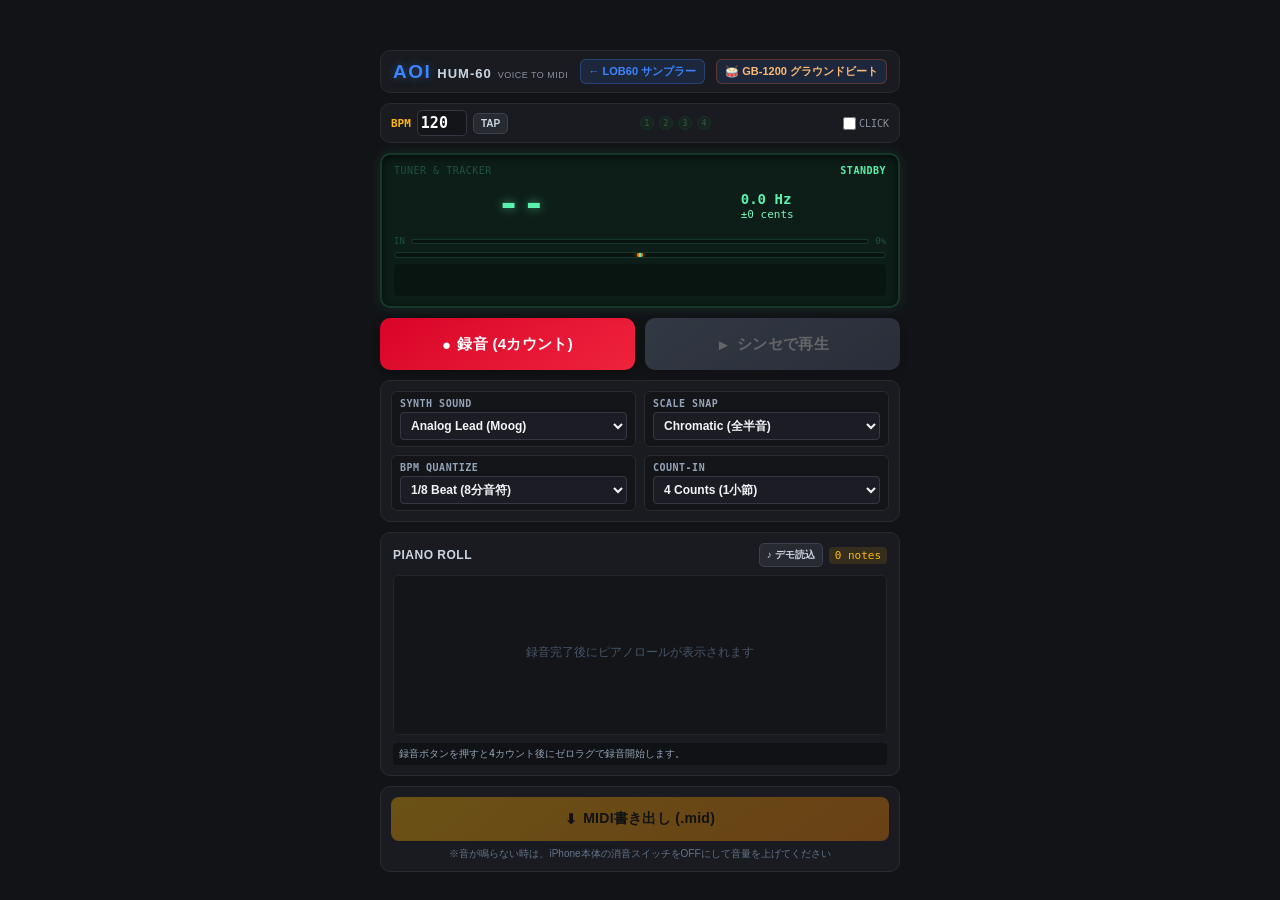
<file: hum.html>
<!DOCTYPE html>
<html lang="ja">
<head>
  <meta charset="UTF-8">
  <meta name="viewport" content="width=device-width, initial-scale=1.0, maximum-scale=1.0, user-scalable=no, viewport-fit=cover">
  <title>AOI HUM-60 | Voice to MIDI Workstation</title>
  <link rel="apple-touch-icon" href="icon-hum-192.png">
  <link rel="icon" type="image/png" href="icon-hum-192.png">
  <meta name="apple-mobile-web-app-capable" content="yes">
  <meta name="apple-mobile-web-app-status-bar-style" content="black-translucent">
  <meta name="apple-mobile-web-app-title" content="HUM-60">
  <meta name="theme-color" content="#121316">
  <style>
    :root {
      --bg-dark: #121316;
      --panel-bg: #1a1b20;
      --panel-border: #282a32;
      --panel-inner: #141518;
      --lcd-bg: #0d1e18;
      --lcd-text: #5af0ad;
      --lcd-dim: #1e523c;
      --accent-blue: #3a86ff;
      --accent-orange: #f77f00;
      --accent-red: #d90429;
      --accent-yellow: #ffb703;
      --text-main: #f0f2f5;
      --text-muted: #8b92a0;
    }

    * {
      box-sizing: border-box;
      margin: 0;
      padding: 0;
      -webkit-tap-highlight-color: transparent;
      user-select: none;
      -webkit-user-select: none;
    }

    body {
      background-color: var(--bg-dark);
      color: var(--text-main);
      font-family: -apple-system, BlinkMacSystemFont, "Segoe UI", Roboto, "Helvetica Neue", Arial, sans-serif;
      min-height: 100vh;
      padding-top: max(50px, env(safe-area-inset-top, 50px));
      padding-bottom: max(24px, env(safe-area-inset-bottom, 24px));
      padding-left: max(12px, env(safe-area-inset-left, 12px));
      padding-right: max(12px, env(safe-area-inset-right, 12px));
      display: flex;
      flex-direction: column;
      align-items: center;
    }

    .container {
      width: 100%;
      max-width: 520px;
      display: flex;
      flex-direction: column;
      gap: 10px;
    }

    /* Header Bar */
    .header-bar {
      display: flex;
      justify-content: space-between;
      align-items: center;
      background: var(--panel-bg);
      border: 1px solid var(--panel-border);
      border-radius: 10px;
      padding: 8px 12px;
    }

    .brand-group {
      display: flex;
      align-items: baseline;
      gap: 6px;
      white-space: nowrap;
    }

    .brand-logo {
      font-weight: 900;
      font-size: 19px;
      letter-spacing: 1.5px;
      color: var(--accent-blue);
      text-shadow: 0 0 10px rgba(58, 134, 255, 0.4);
    }

    .brand-model {
      font-size: 13px;
      font-weight: 700;
      letter-spacing: 1px;
      color: #cbd5e1;
    }

    .sub-tag {
      font-size: 9px;
      color: var(--text-muted);
      letter-spacing: 0.5px;
    }

    .nav-link {
      font-size: 11px;
      color: var(--accent-blue);
      text-decoration: none;
      background: rgba(58, 134, 255, 0.12);
      padding: 4px 8px;
      border-radius: 6px;
      border: 1px solid rgba(58, 134, 255, 0.3);
      font-weight: 600;
      white-space: nowrap;
    }

    /* BPM & Metronome Bar */
    .bpm-bar {
      background: var(--panel-bg);
      border: 1px solid var(--panel-border);
      border-radius: 10px;
      padding: 6px 10px;
      display: flex;
      align-items: center;
      justify-content: space-between;
      gap: 8px;
    }

    .bpm-group {
      display: flex;
      align-items: center;
      gap: 6px;
      white-space: nowrap;
    }

    .bpm-label {
      font-family: monospace;
      font-size: 11px;
      font-weight: 800;
      color: var(--accent-yellow);
    }

    .bpm-input {
      width: 50px;
      background: var(--panel-inner);
      border: 1px solid #333640;
      color: #fff;
      font-size: 15px;
      font-weight: 800;
      font-family: monospace;
      text-align: center;
      padding: 3px 0;
      border-radius: 5px;
      outline: none;
    }

    .btn-micro {
      background: #282a32;
      border: 1px solid #3d404d;
      color: #cbd5e1;
      font-size: 10px;
      font-weight: 800;
      padding: 4px 7px;
      border-radius: 5px;
      cursor: pointer;
      white-space: nowrap;
    }

    .btn-micro:active {
      background: var(--accent-orange);
      color: #fff;
    }

    .pill-auto {
      color: #5af0ad;
      background: rgba(90, 240, 173, 0.12);
      border-color: rgba(90, 240, 173, 0.3);
    }

    .metro-group {
      display: flex;
      gap: 5px;
      align-items: center;
    }

    .metro-dot {
      width: 14px;
      height: 14px;
      border-radius: 50%;
      background: #17241f;
      border: 1px solid #143525;
      display: flex;
      align-items: center;
      justify-content: center;
      font-size: 8px;
      font-family: monospace;
      font-weight: 700;
      color: #2e4f3f;
      transition: all 0.05s ease-out;
    }

    .metro-dot.flash-down {
      background: var(--accent-yellow);
      border-color: #ffd166;
      box-shadow: 0 0 10px var(--accent-yellow);
      color: #000;
      transform: scale(1.15);
    }

    .metro-dot.flash-sub {
      background: var(--lcd-text);
      border-color: #5af0ad;
      box-shadow: 0 0 8px var(--lcd-text);
      color: #000;
      transform: scale(1.1);
    }

    .click-toggle {
      font-size: 10px;
      font-family: monospace;
      color: var(--text-muted);
      display: flex;
      align-items: center;
      gap: 3px;
      cursor: pointer;
      white-space: nowrap;
    }

    .click-toggle input {
      accent-color: var(--accent-orange);
    }

    /* Live Tuner & Waveform Screen */
    .lcd-screen {
      background: var(--lcd-bg);
      border: 2px solid #16382a;
      border-radius: 10px;
      padding: 10px 12px;
      box-shadow: inset 0 2px 8px rgba(0,0,0,0.7), 0 0 15px rgba(90, 240, 173, 0.1);
      display: flex;
      flex-direction: column;
      gap: 6px;
      position: relative;
    }

    /* Count-in Overlay */
    .count-in-banner {
      position: absolute;
      top: 0;
      left: 0;
      right: 0;
      bottom: 0;
      background: rgba(13, 30, 24, 0.95);
      border-radius: 8px;
      display: none;
      flex-direction: column;
      align-items: center;
      justify-content: center;
      z-index: 10;
      gap: 2px;
    }

    .count-in-label {
      font-family: monospace;
      font-size: 12px;
      font-weight: 800;
      color: var(--accent-yellow);
      letter-spacing: 2px;
    }

    .count-in-number {
      font-family: "Courier New", monospace;
      font-size: 64px;
      font-weight: 900;
      color: #5af0ad;
      text-shadow: 0 0 18px rgba(90, 240, 173, 0.8);
      line-height: 1;
    }

    .lcd-header {
      display: flex;
      justify-content: space-between;
      align-items: center;
      font-family: monospace;
      font-size: 10px;
      color: var(--lcd-dim);
      letter-spacing: 0.5px;
      white-space: nowrap;
    }

    #mic-status {
      font-weight: bold;
      color: var(--lcd-text);
      white-space: nowrap;
      overflow: hidden;
      text-overflow: ellipsis;
      max-width: 220px;
      text-align: right;
    }

    .bar-beat-tag {
      font-family: monospace;
      font-size: 11px;
      font-weight: 800;
      color: var(--accent-orange);
      background: rgba(247, 127, 0, 0.15);
      padding: 1px 5px;
      border-radius: 3px;
      white-space: nowrap;
    }

    .tuner-display {
      display: flex;
      align-items: center;
      justify-content: space-around;
      padding: 0;
    }

    .pitch-note {
      font-size: 42px;
      font-weight: 900;
      font-family: "Courier New", monospace;
      color: var(--lcd-text);
      text-shadow: 0 0 10px rgba(90, 240, 173, 0.6);
      min-width: 70px;
      text-align: center;
    }

    .pitch-info {
      display: flex;
      flex-direction: column;
      gap: 1px;
    }

    .freq-text {
      font-family: monospace;
      font-size: 14px;
      color: var(--lcd-text);
      font-weight: 700;
    }

    .cents-text {
      font-family: monospace;
      font-size: 11px;
      color: #7ef2bb;
    }

    /* Input Level Meter */
    .level-row {
      display: flex;
      align-items: center;
      gap: 6px;
      font-family: monospace;
      font-size: 9px;
      color: var(--lcd-dim);
    }

    .level-bar-wrap {
      flex: 1;
      height: 5px;
      background: #081410;
      border-radius: 3px;
      overflow: hidden;
      border: 1px solid #16382a;
    }

    .level-bar-fill {
      height: 100%;
      width: 0%;
      background: linear-gradient(90deg, #5af0ad, #ffb703, #d90429);
      transition: width 0.05s ease-out;
    }

    /* Cents Meter Bar */
    .cents-bar-wrap {
      width: 100%;
      height: 6px;
      background: #081410;
      border-radius: 3px;
      position: relative;
      overflow: hidden;
      border: 1px solid #16382a;
    }

    .cents-center-line {
      position: absolute;
      left: 50%;
      top: 0;
      bottom: 0;
      width: 2px;
      background: #5af0ad;
      transform: translateX(-50%);
      z-index: 2;
    }

    .cents-pointer {
      position: absolute;
      top: 0;
      bottom: 0;
      width: 6px;
      background: var(--accent-orange);
      border-radius: 3px;
      left: 50%;
      transform: translateX(-50%);
      transition: left 0.05s ease-out;
      box-shadow: 0 0 5px var(--accent-orange);
    }

    /* Waveform Canvas */
    .wave-canvas {
      width: 100%;
      height: 32px;
      background: rgba(0,0,0,0.3);
      border-radius: 4px;
      display: block;
    }

    /* Control Buttons */
    .control-deck {
      display: grid;
      grid-template-columns: 1fr 1fr;
      gap: 10px;
    }

    .btn-action {
      height: 52px;
      border: none;
      border-radius: 10px;
      font-size: 15px;
      font-weight: 800;
      letter-spacing: 0.3px;
      display: flex;
      align-items: center;
      justify-content: center;
      gap: 6px;
      cursor: pointer;
      box-shadow: 0 3px 8px rgba(0,0,0,0.3);
      transition: transform 0.08s ease, filter 0.08s ease;
      white-space: nowrap;
    }

    .btn-action:active {
      transform: scale(0.97);
    }

    .btn-rec {
      background: linear-gradient(145deg, #d90429, #ef233c);
      color: #fff;
    }

    .btn-rec.recording {
      background: linear-gradient(145deg, #f77f00, #ffb703);
      animation: pulse-rec 1s infinite alternate;
    }

    @keyframes pulse-rec {
      from { filter: brightness(1); }
      to { filter: brightness(1.25); box-shadow: 0 0 14px rgba(247, 127, 0, 0.7); }
    }

    .btn-play-synth {
      background: linear-gradient(145deg, #3a86ff, #2563eb);
      color: #fff;
    }

    .btn-play-synth.playing {
      background: linear-gradient(145deg, #06d6a0, #059669);
    }

    .btn-play-synth:disabled, .btn-action:disabled {
      opacity: 0.35;
      cursor: not-allowed;
      filter: grayscale(0.8);
    }

    /* Settings Deck: SLEEK HARDWARE DESIGN (No line breaks!) */
    .settings-deck {
      background: var(--panel-bg);
      border: 1px solid var(--panel-border);
      border-radius: 10px;
      padding: 10px 10px;
      display: grid;
      grid-template-columns: 1fr 1fr;
      gap: 8px;
    }

    .param-box {
      background: var(--panel-inner);
      border: 1px solid #282a32;
      border-radius: 6px;
      padding: 6px 8px;
      display: flex;
      flex-direction: column;
      gap: 3px;
    }

    .param-label {
      font-size: 10px;
      font-weight: 700;
      font-family: monospace;
      color: #94a3b8;
      letter-spacing: 0.5px;
      white-space: nowrap;
    }

    .param-select {
      background: #1c1d24;
      border: 1px solid #363945;
      color: #f1f5f9;
      font-size: 12px;
      font-weight: 600;
      padding: 5px 6px;
      border-radius: 4px;
      outline: none;
      width: 100%;
      white-space: nowrap;
      text-overflow: ellipsis;
      overflow: hidden;
      cursor: pointer;
    }

    /* Piano Roll Canvas & Timeline */
    .pianoroll-card {
      background: var(--panel-bg);
      border: 1px solid var(--panel-border);
      border-radius: 10px;
      padding: 10px 12px;
      display: flex;
      flex-direction: column;
      gap: 8px;
    }

    .card-header {
      display: flex;
      justify-content: space-between;
      align-items: center;
      white-space: nowrap;
    }

    .card-title {
      font-size: 12px;
      font-weight: 700;
      color: #cbd5e1;
      letter-spacing: 0.5px;
      white-space: nowrap;
    }

    .header-actions {
      display: flex;
      align-items: center;
      gap: 6px;
      white-space: nowrap;
    }

    .stats-badge {
      font-family: monospace;
      font-size: 11px;
      color: var(--accent-yellow);
      background: rgba(255, 183, 3, 0.12);
      padding: 2px 6px;
      border-radius: 4px;
      white-space: nowrap;
    }

    .pianoroll-wrap {
      position: relative;
      width: 100%;
      height: 160px;
      background: #141518;
      border: 1px solid #23252c;
      border-radius: 6px;
      overflow-x: auto;
      overflow-y: hidden;
    }

    #pianoroll-canvas {
      display: block;
      height: 100%;
    }

    .notes-list-preview {
      font-family: monospace;
      font-size: 10px;
      color: #94a3b8;
      max-height: 40px;
      overflow-y: auto;
      background: #111215;
      padding: 4px 6px;
      border-radius: 4px;
      white-space: pre-wrap;
      word-break: break-all;
    }

    /* Export Area */
    .export-box {
      background: var(--panel-bg);
      border: 1px solid var(--panel-border);
      border-radius: 10px;
      padding: 10px;
      display: flex;
      flex-direction: column;
      gap: 6px;
    }

    .btn-export-midi {
      background: linear-gradient(145deg, #ffb703, #fb8500);
      color: #000;
      border: none;
      border-radius: 8px;
      height: 44px;
      font-size: 14px;
      font-weight: 800;
      letter-spacing: 0.3px;
      cursor: pointer;
      display: flex;
      align-items: center;
      justify-content: center;
      gap: 6px;
      box-shadow: 0 3px 8px rgba(251, 133, 0, 0.3);
      transition: transform 0.08s ease;
      white-space: nowrap;
    }

    .btn-export-midi:disabled {
      opacity: 0.35;
      cursor: not-allowed;
      box-shadow: none;
    }

    .btn-export-midi:active:not(:disabled) {
      transform: scale(0.97);
    }

    /* Quiet Footnote for Speaker */
    .speaker-footnote {
      font-size: 10px;
      color: #64748b;
      text-align: center;
      line-height: 1.4;
      padding: 0 4px;
    }
  </style>
</head>
<body>

  <div class="container">

    <!-- Header -->
    <header class="header-bar">
      <div class="brand-group">
        <span class="brand-logo">AOI</span>
        <span class="brand-model">HUM-60</span>
        <span class="sub-tag">VOICE TO MIDI</span>
      </div>
      <a href="index.html" class="nav-link">← LOB60 サンプラー</a>
      <a href="gb1200.html" class="nav-link" style="color: #fdba74; border-color: rgba(242,101,34,0.3);">🥁 GB-1200 グラウンドビート</a>
    </header>

    <!-- BPM & Metronome Bar (Single Row, Never Wraps) -->
    <section class="bpm-bar">
      <div class="bpm-group">
        <span class="bpm-label">BPM</span>
        <input type="number" id="bpm-input" value="120" min="50" max="220" class="bpm-input">
        <button id="btn-tap" class="btn-micro" title="タップしてテンポ指定">TAP</button>
        <button id="auto-bpm-pill" class="btn-micro pill-auto" style="display:none;">推定: 120</button>
      </div>

      <div class="metro-group">
        <div class="metro-dot" id="dot-1">1</div>
        <div class="metro-dot" id="dot-2">2</div>
        <div class="metro-dot" id="dot-3">3</div>
        <div class="metro-dot" id="dot-4">4</div>
      </div>

      <label class="click-toggle">
        <input type="checkbox" id="click-audio-chk">
        <span>CLICK</span>
      </label>
    </section>

    <!-- Tuner & Waveform Screen -->
    <section class="lcd-screen">
      <!-- 4-Beat Pre-count Banner -->
      <div class="count-in-banner" id="count-in-banner">
        <div class="count-in-label">COUNT IN</div>
        <div class="count-in-number" id="count-in-num">4</div>
      </div>

      <div class="lcd-header">
        <span>TUNER & TRACKER</span>
        <div style="display:flex; align-items:center; gap:6px;">
          <span class="bar-beat-tag" id="bar-beat-display" style="display:none;">BAR 1 : 1</span>
          <span id="mic-status">STANDBY</span>
        </div>
      </div>

      <div class="tuner-display">
        <div class="pitch-note" id="note-display">--</div>
        <div class="pitch-info">
          <div class="freq-text" id="freq-display">0.0 Hz</div>
          <div class="cents-text" id="cents-display">±0 cents</div>
        </div>
      </div>

      <!-- Input Level Meter -->
      <div class="level-row">
        <span>IN</span>
        <div class="level-bar-wrap">
          <div class="level-bar-fill" id="level-bar"></div>
        </div>
        <span id="level-text">0%</span>
      </div>

      <!-- Cents deviation meter -->
      <div class="cents-bar-wrap">
        <div class="cents-center-line"></div>
        <div class="cents-pointer" id="cents-pointer"></div>
      </div>

      <!-- Live audio wave -->
      <canvas class="wave-canvas" id="wave-canvas"></canvas>
    </section>

    <!-- Control Buttons (Fixed 1-line text) -->
    <section class="control-deck">
      <button class="btn-action btn-rec" id="btn-rec">
        <span id="rec-dot">●</span> <span id="rec-text">録音 (4カウント)</span>
      </button>
      <button class="btn-action btn-play-synth" id="btn-play" disabled>
        <span>►</span> <span id="play-text">シンセで再生</span>
      </button>
    </section>

    <!-- Settings Deck: CLEAN 2x2 HARDWARE PANEL -->
    <section class="settings-deck">
      <div class="param-box">
        <label class="param-label">SYNTH SOUND</label>
        <select class="param-select" id="synth-sound">
          <option value="analog">Analog Lead (Moog)</option>
          <option value="rhodes">Rhodes EP (Keys)</option>
          <option value="brass">80s Synth Brass</option>
          <option value="flute">Pure Flute (Whistle)</option>
        </select>
      </div>

      <div class="param-box">
        <label class="param-label">SCALE SNAP</label>
        <select class="param-select" id="scale-snap">
          <option value="chromatic">Chromatic (全半音)</option>
          <option value="major">C Major (メジャー)</option>
          <option value="minor">A Minor (マイナー)</option>
          <option value="pentatonic">Pentatonic (ペンタ)</option>
        </select>
      </div>

      <div class="param-box">
        <label class="param-label">BPM QUANTIZE</label>
        <select class="param-select" id="grid-quantize">
          <option value="8th" selected>1/8 Beat (8分音符)</option>
          <option value="16th">1/16 Beat (16分音符)</option>
          <option value="4th">1/4 Beat (4分音符)</option>
          <option value="none">Off (リアル鼻歌)</option>
        </select>
      </div>

      <div class="param-box">
        <label class="param-label">COUNT-IN</label>
        <select class="param-select" id="count-in-select">
          <option value="4" selected>4 Counts (1小節)</option>
          <option value="0">Off (即録音)</option>
        </select>
      </div>
    </section>

    <!-- Piano Roll Display -->
    <section class="pianoroll-card">
      <div class="card-header">
        <span class="card-title">PIANO ROLL</span>
        <div class="header-actions">
          <button class="btn-micro" id="btn-demo">♪ デモ読込</button>
          <span class="stats-badge" id="stats-badge">0 notes</span>
        </div>
      </div>

      <div class="pianoroll-wrap" id="pianoroll-wrap">
        <canvas id="pianoroll-canvas" width="600" height="160"></canvas>
      </div>

      <div class="notes-list-preview" id="notes-preview">録音ボタンを押すと4カウント後にゼロラグで録音開始します。</div>
    </section>

    <!-- Export Area -->
    <section class="export-box">
      <button class="btn-export-midi" id="btn-export" disabled>
        <span>⬇</span> <span>MIDI書き出し (.mid)</span>
      </button>
      <div class="speaker-footnote">※音が鳴らない時は、iPhone本体の消音スイッチをOFFにして音量を上げてください</div>
    </section>

  </div>

  <script>
    (function () {
      let audioCtx = null;
      let analyser = null;
      let micStream = null;
      let micSource = null;
      let silentSink = null;
      let inputGain = null;
      let isRecording = false;
      let isCountingIn = false;
      let isPlaying = false;
      let animId = null;
      let metroTimer = null;
      let currentMetroBeat = 0;
      let currentBar = 1;
      let activeAudioEl = null;

      let state = {
        bpm: 120,
        estimatedBpm: 120
      };

      const NOTE_NAMES = ["C", "C#", "D", "D#", "E", "F", "F#", "G", "G#", "A", "A#", "B"];
      
      let recordedFrames = [];
      let detectedNotes = [];
      let recordStartTime = 0;

      // DOM Elements
      const bpmInput = document.getElementById('bpm-input');
      const btnTap = document.getElementById('btn-tap');
      const autoBpmPill = document.getElementById('auto-bpm-pill');
      const clickAudioChk = document.getElementById('click-audio-chk');
      const countInBanner = document.getElementById('count-in-banner');
      const countInNum = document.getElementById('count-in-num');
      const barBeatDisplay = document.getElementById('bar-beat-display');
      const countInSelect = document.getElementById('count-in-select');
      const gridQuantize = document.getElementById('grid-quantize');
      const metroDots = [
        document.getElementById('dot-1'),
        document.getElementById('dot-2'),
        document.getElementById('dot-3'),
        document.getElementById('dot-4')
      ];

      const noteDisplay = document.getElementById('note-display');
      const freqDisplay = document.getElementById('freq-display');
      const centsDisplay = document.getElementById('cents-display');
      const centsPointer = document.getElementById('cents-pointer');
      const micStatus = document.getElementById('mic-status');
      const levelBar = document.getElementById('level-bar');
      const levelText = document.getElementById('level-text');
      const waveCanvas = document.getElementById('wave-canvas');
      const waveCtx = waveCanvas.getContext('2d');
      const btnRec = document.getElementById('btn-rec');
      const recText = document.getElementById('rec-text');
      const btnPlay = document.getElementById('btn-play');
      const playText = document.getElementById('play-text');
      const btnExport = document.getElementById('btn-export');
      const btnDemo = document.getElementById('btn-demo');
      const synthSound = document.getElementById('synth-sound');
      const scaleSnap = document.getElementById('scale-snap');
      const statsBadge = document.getElementById('stats-badge');
      const notesPreview = document.getElementById('notes-preview');
      const pianoCanvas = document.getElementById('pianoroll-canvas');
      const pianoCtx = pianoCanvas.getContext('2d');

      function scheduleClickSound(time, isDownbeat) {
        if (!clickAudioChk.checked || !audioCtx) return;
        try {
          const osc = audioCtx.createOscillator();
          const gain = audioCtx.createGain();
          osc.type = 'triangle';
          osc.frequency.setValueAtTime(isDownbeat ? 1200 : 800, time);
          gain.gain.setValueAtTime(0.3, time);
          gain.gain.exponentialRampToValueAtTime(0.001, time + 0.04);
          osc.connect(gain);
          gain.connect(audioCtx.destination);
          osc.start(time);
          osc.stop(time + 0.05);
        } catch (e) {}
      }

      function flashDot(dotIdx, isDownbeat) {
        metroDots.forEach((d, idx) => {
          if (idx === dotIdx) {
            d.classList.add(isDownbeat ? 'flash-down' : 'flash-sub');
            setTimeout(() => d.classList.remove('flash-down', 'flash-sub'), 120);
          } else {
            d.classList.remove('flash-down', 'flash-sub');
          }
        });
      }

      function startMetronome() {
        stopMetronome();
        currentMetroBeat = 0;
        currentBar = 1;
        barBeatDisplay.style.display = 'inline-block';
        tickMetronome();
      }

      function stopMetronome() {
        clearTimeout(metroTimer);
        metroDots.forEach(d => {
          d.classList.remove('flash-down', 'flash-sub');
        });
        barBeatDisplay.style.display = 'none';
      }

      function tickMetronome() {
        const beatInterval = (60.0 / state.bpm) * 1000;
        const isDown = (currentMetroBeat === 0);

        flashDot(currentMetroBeat, isDown);
        barBeatDisplay.textContent = `BAR ${currentBar} : ${currentMetroBeat + 1}`;
        scheduleClickSound(audioCtx ? audioCtx.currentTime : 0, isDown);

        currentMetroBeat++;
        if (currentMetroBeat >= 4) {
          currentMetroBeat = 0;
          currentBar++;
        }

        metroTimer = setTimeout(tickMetronome, beatInterval);
      }

      // Tap Tempo
      let tapTimes = [];
      btnTap.onclick = () => {
        const now = performance.now();
        tapTimes.push(now);
        if (tapTimes.length > 4) tapTimes.shift();

        if (tapTimes.length >= 2) {
          const diffs = [];
          for (let i = 1; i < tapTimes.length; i++) {
            diffs.push(tapTimes[i] - tapTimes[i - 1]);
          }
          const avgDiff = diffs.reduce((a, b) => a + b, 0) / diffs.length;
          const calculatedBpm = Math.round(60000 / avgDiff);
          if (calculatedBpm >= 50 && calculatedBpm <= 220) {
            state.bpm = calculatedBpm;
            bpmInput.value = calculatedBpm;
          }
        }
      };

      bpmInput.onchange = () => {
        const val = parseInt(bpmInput.value, 10);
        if (!isNaN(val) && val >= 50 && val <= 220) {
          state.bpm = val;
        } else {
          bpmInput.value = state.bpm;
        }
      };

      autoBpmPill.onclick = () => {
        state.bpm = state.estimatedBpm;
        bpmInput.value = state.bpm;
        autoBpmPill.style.display = 'none';
        if (recordedFrames.length > 0) processFramesToNotes();
      };

      async function ensureAudioContext() {
        const AudioContext = window.AudioContext || window.webkitAudioContext;
        if (!audioCtx) {
          audioCtx = new AudioContext();
        }
        if (audioCtx.state === 'suspended') {
          await audioCtx.resume();
        }
        return audioCtx;
      }

      async function triggerRecordAction() {
        if (isRecording || isCountingIn) {
          stopRecording();
          return;
        }

        micStatus.textContent = 'CONNECTING';

        try {
          await ensureAudioContext();
          if (!micStream) {
            micStream = await navigator.mediaDevices.getUserMedia({ audio: true });
          }
        } catch (err) {
          micStatus.textContent = 'MIC ERROR';
          alert('マイクへのアクセスが許可されませんでした。Safariの設定を確認してください。');
          return;
        }

        try {
          if (!micSource) {
            micSource = audioCtx.createMediaStreamSource(micStream);
            inputGain = audioCtx.createGain();
            inputGain.gain.value = 2.5;

            analyser = audioCtx.createAnalyser();
            analyser.fftSize = 2048;
            analyser.smoothingTimeConstant = 0.05;

            silentSink = audioCtx.createGain();
            silentSink.gain.value = 0.0;

            micSource.connect(inputGain);
            inputGain.connect(analyser);
            analyser.connect(silentSink);
            silentSink.connect(audioCtx.destination);
          }
        } catch (err) {
          console.error('Audio setup err:', err);
        }

        trackPitchLoop();

        const countInBeats = parseInt(countInSelect.value, 10);
        const beatSec = 60.0 / state.bpm;

        if (countInBeats > 0) {
          isCountingIn = true;
          countInBanner.style.display = 'flex';
          btnRec.classList.add('recording');
          recText.textContent = 'カウント中...';
          micStatus.textContent = 'COUNT-IN';

          const startAudioTime = audioCtx.currentTime;
          const recStartTime = startAudioTime + countInBeats * beatSec;

          for (let b = 0; b < countInBeats; b++) {
            const beatTime = startAudioTime + b * beatSec;
            const countNum = b + 1;
            
            scheduleClickSound(beatTime, b === 0);

            const delayMs = Math.max(0, (beatTime - audioCtx.currentTime) * 1000);
            setTimeout(() => {
              if (!isCountingIn) return;
              countInNum.textContent = countNum;
              flashDot(b % 4, b === 0);
            }, delayMs);
          }

          const recStartDelayMs = Math.max(0, (recStartTime - audioCtx.currentTime) * 1000);
          setTimeout(() => {
            if (!isCountingIn) return;
            isCountingIn = false;
            countInBanner.style.display = 'none';

            recordedFrames = [];
            detectedNotes = [];
            recordStartTime = recStartTime;
            isRecording = true;

            recText.textContent = '録音停止 (STOP)';
            micStatus.textContent = 'RECORDING';
            btnPlay.disabled = true;
            btnExport.disabled = true;

            startMetronome();
          }, recStartDelayMs);

        } else {
          recordedFrames = [];
          detectedNotes = [];
          recordStartTime = audioCtx.currentTime;
          isRecording = true;

          btnRec.classList.add('recording');
          recText.textContent = '録音停止 (STOP)';
          micStatus.textContent = 'RECORDING';
          btnPlay.disabled = true;
          btnExport.disabled = true;

          startMetronome();
        }
      }

      function stopRecording() {
        isCountingIn = false;
        countInBanner.style.display = 'none';
        isRecording = false;
        stopMetronome();

        if (micStream) {
          micStream.getTracks().forEach(t => t.stop());
          micStream = null;
          micSource = null;
        }
        if (silentSink) {
          try { silentSink.disconnect(); } catch (e) {}
          silentSink = null;
        }

        btnRec.classList.remove('recording');
        recText.textContent = '録音 (4カウント)';
        micStatus.textContent = 'DONE';
        levelBar.style.width = '0%';
        levelText.textContent = '0%';

        processFramesToNotes();
      }

      function detectPitch(buf, sampleRate) {
        let sum = 0;
        for (let i = 0; i < buf.length; i++) sum += buf[i] * buf[i];
        let rms = Math.sqrt(sum / buf.length);
        if (rms < 0.006) return { freq: -1, rms };

        const minTau = Math.floor(sampleRate / 900);
        const maxTau = Math.floor(sampleRate / 65);
        const W = buf.length - maxTau;

        let sumSq0 = 0;
        for (let j = 0; j < W; j++) sumSq0 += buf[j] * buf[j];

        let nsdf = [];
        for (let tau = minTau; tau < maxTau; tau++) {
          let num = 0;
          let sumSqTau = 0;
          for (let j = 0; j < W; j++) {
            num += buf[j] * buf[j + tau];
            sumSqTau += buf[j + tau] * buf[j + tau];
          }
          let den = sumSq0 + sumSqTau;
          nsdf[tau] = den > 0 ? (2.0 * num / den) : 0;
        }

        let peaks = [];
        for (let tau = minTau + 1; tau < maxTau - 1; tau++) {
          if (nsdf[tau] > nsdf[tau - 1] && nsdf[tau] > nsdf[tau + 1] && nsdf[tau] >= 0.55) {
            peaks.push({ tau, val: nsdf[tau] });
          }
        }

        if (peaks.length === 0) return { freq: -1, rms };

        let maxVal = Math.max(...peaks.map(p => p.val));
        let bestPeak = peaks.find(p => p.val >= maxVal * 0.82) || peaks[0];
        let bestTau = bestPeak.tau;

        let y1 = nsdf[bestTau - 1];
        let y2 = nsdf[bestTau];
        let y3 = nsdf[bestTau + 1];
        let denom = 2 * (2 * y2 - y1 - y3);
        let refinedTau = denom !== 0 ? (bestTau + (y3 - y1) / denom) : bestTau;

        let freq = sampleRate / refinedTau;
        return { freq, rms };
      }

      function freqToMidi(f) {
        return 69 + 12 * Math.log2(f / 440);
      }

      function midiToFreq(m) {
        return 440 * Math.pow(2, (m - 69) / 12);
      }

      function midiToNoteName(m) {
        const note = Math.round(m);
        const name = NOTE_NAMES[((note % 12) + 12) % 12];
        const oct = Math.floor(note / 12) - 1;
        return name + oct;
      }

      function trackPitchLoop() {
        if (!isRecording && !isCountingIn) return;

        const buf = new Float32Array(analyser.fftSize);
        analyser.getFloatTimeDomainData(buf);

        const { freq, rms } = detectPitch(buf, audioCtx.sampleRate);
        drawWaveform(buf);

        const lvlPct = Math.min(100, Math.round(rms * 400));
        levelBar.style.width = lvlPct + '%';
        levelText.textContent = lvlPct + '%';

        if (freq > 0) {
          const exactMidi = freqToMidi(freq);
          const roundedMidi = Math.round(exactMidi);
          const cents = Math.round((exactMidi - roundedMidi) * 100);
          const noteName = midiToNoteName(roundedMidi);

          noteDisplay.textContent = noteName;
          freqDisplay.textContent = freq.toFixed(1) + ' Hz';
          centsDisplay.textContent = (cents >= 0 ? '+' : '') + cents + ' cents';

          const clampCents = Math.max(-50, Math.min(50, cents));
          centsPointer.style.left = (50 + clampCents) + '%';

          if (isRecording) {
            const now = audioCtx.currentTime - recordStartTime;
            recordedFrames.push({ time: Math.max(0, now), midi: roundedMidi, exactMidi, freq, rms });
          }
        } else {
          centsPointer.style.left = '50%';
          if (isRecording) {
            const now = audioCtx.currentTime - recordStartTime;
            recordedFrames.push({ time: Math.max(0, now), midi: null, exactMidi: null, freq: 0, rms });
          }
        }

        requestAnimationFrame(trackPitchLoop);
      }

      function drawWaveform(buf) {
        waveCanvas.width = waveCanvas.clientWidth * window.devicePixelRatio;
        waveCanvas.height = waveCanvas.clientHeight * window.devicePixelRatio;
        const w = waveCanvas.width;
        const h = waveCanvas.height;
        waveCtx.clearRect(0, 0, w, h);

        waveCtx.lineWidth = 2 * window.devicePixelRatio;
        waveCtx.strokeStyle = '#5af0ad';
        waveCtx.beginPath();

        const sliceW = w / buf.length;
        let x = 0;
        for (let i = 0; i < buf.length; i++) {
          const v = buf[i];
          const y = (v + 1) / 2 * h;
          if (i === 0) waveCtx.moveTo(x, y);
          else waveCtx.lineTo(x, y);
          x += sliceW;
        }
        waveCtx.stroke();
      }

      function processFramesToNotes() {
        if (recordedFrames.length === 0) {
          notesPreview.textContent = '音声フレームが記録されませんでした。もう一度試してください。';
          return;
        }

        const scaleMode = scaleSnap.value;
        const rawNotes = [];
        let curNote = null;
        const minDuration = 0.08;

        for (let i = 0; i < recordedFrames.length; i++) {
          const frame = recordedFrames[i];
          if (frame.midi !== null) {
            let snappedMidi = snapToScale(frame.midi, scaleMode);

            if (curNote && curNote.pitch === snappedMidi) {
              curNote.duration = frame.time - curNote.start;
            } else {
              if (curNote && curNote.duration >= minDuration) {
                rawNotes.push(curNote);
              }
              curNote = {
                start: frame.time,
                duration: 0.05,
                pitch: snappedMidi,
                noteName: midiToNoteName(snappedMidi),
                vel: 95
              };
            }
          } else {
            if (curNote) {
              if (curNote.duration >= minDuration) {
                rawNotes.push(curNote);
              }
              curNote = null;
            }
          }
        }
        if (curNote && curNote.duration >= minDuration) {
          rawNotes.push(curNote);
        }

        if (rawNotes.length === 0) {
          notesPreview.textContent = '有効なメロディが検出されませんでした。マイクに少し近づいて歌ってみてください。';
          return;
        }

        let notes = rawNotes.map(n => ({
          ...n,
          start: Math.max(0, n.start)
        }));

        const quantMode = gridQuantize.value;
        if (quantMode !== 'none') {
          const beatSec = 60.0 / state.bpm;
          let gridSec = beatSec / 2.0;
          if (quantMode === '16th') gridSec = beatSec / 4.0;
          if (quantMode === '4th') gridSec = beatSec;

          notes = notes.map(n => {
            const snappedStart = Math.round(n.start / gridSec) * gridSec;
            const snappedDur = Math.max(gridSec * 0.8, Math.round(n.duration / gridSec) * gridSec);
            return {
              ...n,
              start: snappedStart,
              duration: snappedDur
            };
          });
        }

        if (rawNotes.length >= 3) {
          const intervals = [];
          for (let i = 1; i < rawNotes.length; i++) {
            const dt = rawNotes[i].start - rawNotes[i - 1].start;
            if (dt > 0.18) intervals.push(dt);
          }
          if (intervals.length >= 2) {
            intervals.sort((a, b) => a - b);
            const med = intervals[Math.floor(intervals.length / 2)];
            let est = Math.round(60.0 / med);
            while (est < 75) est *= 2;
            while (est > 175) est /= 2;
            state.estimatedBpm = Math.round(est);
            autoBpmPill.textContent = `推定:${state.estimatedBpm}`;
            autoBpmPill.style.display = 'inline-block';
          }
        }

        detectedNotes = notes;
        renderPianoRoll();

        statsBadge.textContent = detectedNotes.length + ' notes';
        btnPlay.disabled = false;
        btnExport.disabled = false;
        notesPreview.textContent = detectedNotes.map(n => `${n.noteName}(${n.duration.toFixed(2)}s)`).join(' ');
      }

      function snapToScale(pitch, mode) {
        const semitone = ((pitch % 12) + 12) % 12;
        const majorScale = [0, 2, 4, 5, 7, 9, 11];
        const minorScale = [0, 2, 3, 5, 7, 8, 10];
        const pentaScale = [0, 3, 5, 7, 10];

        let allowed = null;
        if (mode === 'major') allowed = majorScale;
        else if (mode === 'minor') allowed = minorScale;
        else if (mode === 'pentatonic') allowed = pentaScale;

        if (!allowed || allowed.includes(semitone)) return pitch;

        let bestDiff = 999;
        let bestSnap = pitch;
        for (let s of allowed) {
          let diff = Math.abs(semitone - s);
          if (diff < bestDiff) {
            bestDiff = diff;
            bestSnap = pitch - semitone + s;
          }
        }
        return bestSnap;
      }

      function renderPianoRoll(currentPlayheadSec = null) {
        const wrap = document.getElementById('pianoroll-wrap');
        const totalDuration = detectedNotes.length > 0 ? (detectedNotes[detectedNotes.length - 1].start + detectedNotes[detectedNotes.length - 1].duration + 0.5) : 4.0;
        const width = Math.max(wrap.clientWidth, totalDuration * 80);
        pianoCanvas.width = width * window.devicePixelRatio;
        pianoCanvas.height = 160 * window.devicePixelRatio;
        pianoCanvas.style.width = width + 'px';
        pianoCanvas.style.height = '160px';

        const ctx = pianoCtx;
        ctx.save();
        ctx.scale(window.devicePixelRatio, window.devicePixelRatio);

        const w = width;
        const h = 160;
        ctx.fillStyle = '#141518';
        ctx.fillRect(0, 0, w, h);

        if (detectedNotes.length === 0) {
          ctx.fillStyle = '#475569';
          ctx.font = '12px sans-serif';
          ctx.textAlign = 'center';
          ctx.fillText('録音完了後にピアノロールが表示されます', w / 2, h / 2);
          ctx.restore();
          return;
        }

        const pitches = detectedNotes.map(n => n.pitch);
        const minPitch = Math.min(...pitches) - 2;
        const maxPitch = Math.max(...pitches) + 2;
        const pitchRange = Math.max(12, maxPitch - minPitch + 1);
        const noteHeight = h / pitchRange;

        for (let p = minPitch; p <= maxPitch; p++) {
          const y = h - (p - minPitch + 1) * noteHeight;
          const isBlack = [1, 3, 6, 8, 10].includes(((p % 12) + 12) % 12);
          ctx.fillStyle = isBlack ? '#181920' : '#20222a';
          ctx.fillRect(0, y, w, noteHeight - 1);

          if (p % 12 === 0 || p === minPitch || p === maxPitch) {
            ctx.fillStyle = '#64748b';
            ctx.font = '9px monospace';
            ctx.fillText(midiToNoteName(p), 4, y + noteHeight - 3);
          }
        }

        const pxPerSec = (w - 20) / Math.max(0.1, totalDuration);
        const beatSec = 60.0 / state.bpm;
        for (let t = 0; t <= totalDuration; t += beatSec) {
          const x = 20 + t * pxPerSec;
          ctx.strokeStyle = '#2d3039';
          ctx.lineWidth = 1;
          ctx.beginPath();
          ctx.moveTo(x, 0);
          ctx.lineTo(x, h);
          ctx.stroke();
        }

        detectedNotes.forEach(note => {
          const x = 20 + note.start * pxPerSec;
          const noteW = Math.max(4, note.duration * pxPerSec);
          const y = h - (note.pitch - minPitch + 1) * noteHeight;

          const grad = ctx.createLinearGradient(x, y, x + noteW, y);
          grad.addColorStop(0, '#3a86ff');
          grad.addColorStop(1, '#60a5fa');
          ctx.fillStyle = grad;
          ctx.beginPath();
          ctx.roundRect(x, y + 1, noteW - 2, noteHeight - 3, 3);
          ctx.fill();

          if (noteW > 24) {
            ctx.fillStyle = '#fff';
            ctx.font = 'bold 9px monospace';
            ctx.fillText(note.noteName, x + 3, y + noteHeight - 4);
          }
        });

        if (currentPlayheadSec !== null) {
          const playheadX = 20 + currentPlayheadSec * pxPerSec;
          ctx.strokeStyle = '#f77f00';
          ctx.lineWidth = 2;
          ctx.beginPath();
          ctx.moveTo(playheadX, 0);
          ctx.lineTo(playheadX, h);
          ctx.stroke();
        }

        ctx.restore();
      }

      function generateWavBlob(notes, soundType, sampleRate = 44100) {
        if (!notes || notes.length === 0) return null;
        const totalDur = Math.max(...notes.map(n => n.start + n.duration)) + 0.3;
        const totalSamples = Math.floor(totalDur * sampleRate);
        const floatBuf = new Float32Array(totalSamples);

        notes.forEach(note => {
          const freq = midiToFreq(note.pitch);
          const startSample = Math.floor(note.start * sampleRate);
          const durSamples = Math.floor(note.duration * sampleRate);

          for (let i = 0; i < durSamples; i++) {
            const idx = startSample + i;
            if (idx >= totalSamples) break;
            const t = i / sampleRate;
            const progress = i / durSamples;

            let sample = 0;
            if (soundType === 'analog') {
              const env = Math.sin(Math.min(1.0, progress * 4.0) * Math.PI * 0.5) * Math.pow(1.0 - progress * 0.8, 1.2);
              const saw = (2.0 * ((freq * t) % 1.0) - 1.0);
              const sub = Math.sin(2.0 * Math.PI * (freq * 0.5) * t) * 0.4;
              sample = (saw + sub) * env * 0.35;
            } else if (soundType === 'rhodes') {
              const env = Math.exp(-progress * 3.5);
              const tineEnv = Math.exp(-progress * 8.0);
              const sine = Math.sin(2.0 * Math.PI * freq * t);
              const tine = Math.sin(2.0 * Math.PI * (freq * 4.0) * t) * 0.4 * tineEnv;
              sample = (sine + tine) * env * 0.4;
            } else if (soundType === 'brass') {
              const env = Math.min(1.0, progress * 5.0) * Math.pow(1.0 - progress * 0.6, 1.5);
              const saw = (2.0 * ((freq * t) % 1.0) - 1.0);
              const saw2 = (2.0 * (((freq * 1.005) * t) % 1.0) - 1.0);
              sample = (saw + saw2 * 0.5) * env * 0.32;
            } else {
              const env = Math.sin(Math.min(1.0, progress * 3.0) * Math.PI * 0.5) * (1.0 - progress * 0.4);
              const sine = Math.sin(2.0 * Math.PI * freq * t);
              sample = sine * env * 0.4;
            }
            floatBuf[idx] += sample;
          }
        });

        const pcmBytes = new Int16Array(totalSamples);
        for (let i = 0; i < totalSamples; i++) {
          const s = Math.max(-1.0, Math.min(1.0, floatBuf[i]));
          pcmBytes[i] = s < 0 ? s * 0x8000 : s * 0x7FFF;
        }

        const byteLen = pcmBytes.byteLength;
        const buffer = new ArrayBuffer(44 + byteLen);
        const view = new DataView(buffer);

        function writeString(offset, str) {
          for (let i = 0; i < str.length; i++) view.setUint8(offset + i, str.charCodeAt(i));
        }

        writeString(0, 'RIFF');
        view.setUint32(4, 36 + byteLen, true);
        writeString(8, 'WAVE');
        writeString(12, 'fmt ');
        view.setUint32(16, 16, true);
        view.setUint16(20, 1, true);
        view.setUint16(22, 1, true);
        view.setUint32(24, sampleRate, true);
        view.setUint32(28, sampleRate * 2, true);
        view.setUint16(32, 2, true);
        view.setUint16(34, 16, true);
        writeString(36, 'data');
        view.setUint32(40, byteLen, true);

        const outBytes = new Uint8Array(buffer, 44);
        outBytes.set(new Uint8Array(pcmBytes.buffer));

        return new Blob([buffer], { type: 'audio/wav' });
      }

      async function playSynthesizer() {
        if (detectedNotes.length === 0 || isPlaying) return;
        isPlaying = true;
        btnPlay.classList.add('playing');
        playText.textContent = 'STOP';

        startMetronome();

        const wavBlob = generateWavBlob(detectedNotes, synthSound.value);
        if (wavBlob) {
          const audioUrl = URL.createObjectURL(wavBlob);
          activeAudioEl = new Audio(audioUrl);
          activeAudioEl.play().catch(e => console.log('Audio element play err:', e));
        }

        const totalDuration = Math.max(...detectedNotes.map(n => n.start + n.duration)) + 0.2;
        const startTimestamp = performance.now();

        function playheadAnim() {
          if (!isPlaying) return;
          const elapsed = (performance.now() - startTimestamp) / 1000;
          renderPianoRoll(elapsed);
          if (elapsed < totalDuration) {
            animId = requestAnimationFrame(playheadAnim);
          } else {
            stopSynthesizer();
          }
        }
        animId = requestAnimationFrame(playheadAnim);
      }

      function stopSynthesizer() {
        isPlaying = false;
        stopMetronome();
        cancelAnimationFrame(animId);
        if (activeAudioEl) {
          try {
            activeAudioEl.pause();
            activeAudioEl.currentTime = 0;
          } catch (e) {}
          activeAudioEl = null;
        }
        btnPlay.classList.remove('playing');
        playText.textContent = 'シンセで再生';
        renderPianoRoll(null);
      }

      function writeVLQ(val) {
        let res = [];
        res.push(val & 0x7F);
        val >>= 7;
        while (val > 0) {
          res.push((val & 0x7F) | 0x80);
          val >>= 7;
        }
        res.reverse();
        return res;
      }

      function buildMidiFile(notes, bpm = 120, division = 480) {
        const secPerTick = 60.0 / (bpm * division);
        const rawEvents = [];

        notes.forEach(n => {
          const startTick = Math.round(n.start / secPerTick);
          const endTick = Math.round((n.start + n.duration) / secPerTick);
          rawEvents.push({ tick: startTick, type: 0x90, pitch: n.pitch, vel: n.vel || 95 });
          rawEvents.push({ tick: endTick, type: 0x80, pitch: n.pitch, vel: 0 });
        });

        rawEvents.sort((a, b) => a.tick === b.tick ? (a.type === 0x80 ? -1 : 1) : a.tick - b.tick);

        let trackBytes = [];

        const trackName = "AOI HUM-60 Melody";
        trackBytes.push(0x00, 0xFF, 0x03, trackName.length);
        for (let i = 0; i < trackName.length; i++) trackBytes.push(trackName.charCodeAt(i));

        const mpqn = Math.round(60000000 / bpm);
        trackBytes.push(0x00, 0xFF, 0x51, 0x03, (mpqn >> 16) & 0xFF, (mpqn >> 8) & 0xFF, mpqn & 0xFF);

        let lastTick = 0;
        rawEvents.forEach(ev => {
          const delta = ev.tick - lastTick;
          lastTick = ev.tick;
          trackBytes.push(...writeVLQ(delta));
          trackBytes.push(ev.type, ev.pitch, ev.vel);
        });

        trackBytes.push(0x00, 0xFF, 0x2F, 0x00);

        const header = [
          0x4D, 0x54, 0x68, 0x64,
          0x00, 0x00, 0x00, 0x06,
          0x00, 0x00,
          0x00, 0x01,
          (division >> 8) & 0xFF, division & 0xFF
        ];

        const trackLen = trackBytes.length;
        const trackHeader = [
          0x4D, 0x54, 0x72, 0x6B,
          (trackLen >> 24) & 0xFF,
          (trackLen >> 16) & 0xFF,
          (trackLen >> 8) & 0xFF,
          trackLen & 0xFF
        ];

        return new Uint8Array([...header, ...trackHeader, ...trackBytes]);
      }

      function downloadMidi() {
        if (detectedNotes.length === 0) return;
        const midiBytes = buildMidiFile(detectedNotes, state.bpm, 480);
        const blob = new Blob([midiBytes], { type: 'audio/midi' });
        const url = URL.createObjectURL(blob);
        const a = document.createElement('a');
        a.href = url;
        a.download = `AOI-HUM60-Melody-BPM${state.bpm}.mid`;
        document.body.appendChild(a);
        a.click();
        document.body.removeChild(a);
        URL.revokeObjectURL(url);
      }

      function loadDemoMelody() {
        detectedNotes = [
          { start: 0.0, duration: 0.4, pitch: 60, noteName: "C4", vel: 95 },
          { start: 0.5, duration: 0.4, pitch: 62, noteName: "D4", vel: 95 },
          { start: 1.0, duration: 0.4, pitch: 64, noteName: "E4", vel: 95 },
          { start: 1.5, duration: 0.5, pitch: 67, noteName: "G4", vel: 100 },
          { start: 2.0, duration: 0.5, pitch: 69, noteName: "A4", vel: 100 },
          { start: 2.5, duration: 0.9, pitch: 67, noteName: "G4", vel: 95 }
        ];
        renderPianoRoll();
        statsBadge.textContent = detectedNotes.length + ' notes';
        btnPlay.disabled = false;
        btnExport.disabled = false;
        notesPreview.textContent = '【デモ】C4(0.4s) D4(0.4s) E4(0.4s) G4(0.5s) A4(0.5s) G4(0.9s)';
        micStatus.textContent = 'DEMO LOADED';
      }

      // Event Listeners
      btnRec.onclick = triggerRecordAction;

      btnPlay.onclick = () => {
        if (isPlaying) stopSynthesizer();
        else playSynthesizer();
      };

      btnExport.onclick = () => downloadMidi();
      btnDemo.onclick = () => loadDemoMelody();

      scaleSnap.onchange = () => {
        if (recordedFrames.length > 0) processFramesToNotes();
      };

      gridQuantize.onchange = () => {
        if (recordedFrames.length > 0) processFramesToNotes();
      };

      window.addEventListener('resize', () => {
        renderPianoRoll(null);
      });

      renderPianoRoll(null);
    })();
  </script>
</body>
</html>
</file>
<file: style.css>
/* AOI LOB60 Sampler Workstation Stylesheet - Fully Mobile Responsive */

:root {
  --chassis-bg: #ece7db;
  --chassis-border: #c8c2b0;
  --panel-bg: #f9f6ef;
  --panel-border: #dcd6c5;
  --lcd-bg: #c6d68b;
  --lcd-text: #1d2b0e;
  --accent-blue: #1e88e5;
  --accent-red: #d90429;
  --accent-orange: #f77f00;
  --accent-green: #2b9348;
}

* {
  box-sizing: border-box;
  margin: 0;
  padding: 0;
  user-select: none;
  -webkit-user-select: none;
  -webkit-tap-highlight-color: transparent;
}

body {
  background: var(--pickle-surface-page, #16171a);
  color: #2b2b2b;
  font-family: -apple-system, BlinkMacSystemFont, "Segoe UI", Roboto, sans-serif;
  display: flex;
  justify-content: center;
  align-items: flex-start;
  min-height: 100vh;
  /* iPhone Notch / Dynamic Island Safe Area Support */
  padding-top: max(52px, env(safe-area-inset-top, 52px));
  padding-bottom: max(24px, env(safe-area-inset-bottom, 24px));
  padding-left: max(8px, env(safe-area-inset-left, 8px));
  padding-right: max(8px, env(safe-area-inset-right, 8px));
  overflow-x: hidden;
  width: 100%;
}

/* Chassis */
.lob-chassis {
  background: linear-gradient(180deg, #f4efe4 0%, #e8e2d4 100%);
  border: 3px solid var(--chassis-border);
  border-radius: 14px;
  box-shadow: 0 10px 24px rgba(0, 0, 0, 0.4), inset 0 2px 2px #fff;
  width: 100%;
  max-width: 500px;
  padding: 10px;
  display: flex;
  flex-direction: column;
  gap: 10px;
  overflow: hidden;
}

/* Header */
.lob-header {
  display: flex;
  flex-direction: column;
  gap: 8px;
  padding-bottom: 6px;
  border-bottom: 2px solid rgba(0, 0, 0, 0.08);
  width: 100%;
}

.header-top {
  display: flex;
  justify-content: space-between;
  align-items: center;
  width: 100%;
}

.brand-group {
  display: flex;
  flex-direction: column;
}

.brand-aoi {
  font-family: 'Arial Black', Impact, sans-serif;
  font-size: 24px;
  line-height: 1;
  color: var(--accent-blue);
  letter-spacing: 2px;
}

.model-lob60 {
  font-family: 'Arial Black', sans-serif;
  font-size: 14px;
  color: #333;
  line-height: 1.1;
  letter-spacing: 1px;
}

.brand-sub {
  font-size: 8px;
  font-weight: 800;
  color: #777;
  letter-spacing: 0.8px;
  margin-top: 1px;
}

/* LCD Display & Visual Metronome */
.lcd-box {
  background: var(--lcd-bg);
  border: 2px solid #8e9e62;
  border-radius: 6px;
  box-shadow: inset 0 2px 4px rgba(0,0,0,0.25);
  padding: 4px 8px;
  font-family: 'Courier New', Courier, monospace;
  color: var(--lcd-text);
  font-weight: 900;
  display: flex;
  flex-direction: column;
  align-items: center;
  gap: 3px;
}

.lcd-top-row {
  display: flex;
  align-items: center;
  gap: 4px;
}

.lcd-bpm-label {
  font-size: 11px;
}

.lcd-bpm-input {
  background: transparent;
  border: none;
  font-family: monospace;
  font-size: 14px;
  font-weight: 900;
  color: var(--lcd-text);
  width: 42px;
  text-align: center;
}

.lcd-time {
  font-size: 10px;
  opacity: 0.8;
}

/* 4-Beat LED Metronome */
.led-metronome {
  display: flex;
  gap: 5px;
}

.metro-led {
  width: 16px;
  height: 7px;
  background: #6a7748;
  border-radius: 4px;
  font-size: 6px;
  color: #4a5433;
  display: flex;
  align-items: center;
  justify-content: center;
  transition: background 0.05s, box-shadow 0.05s;
}

.metro-led.flash {
  background: #00ff66 !important;
  color: #000;
  box-shadow: 0 0 8px #00ff66;
}

/* Transport Row (Full width, 3 equal buttons) */
.transport-group {
  display: flex;
  width: 100%;
  gap: 6px;
}

.btn-transport {
  flex: 1;
  min-width: 0;
  background: #fdfdfd;
  border: 2px solid #b8b2a2;
  border-radius: 8px;
  padding: 10px 4px;
  font-size: 13px;
  font-weight: 900;
  cursor: pointer;
  box-shadow: 0 2px 4px rgba(0,0,0,0.15);
  display: flex;
  justify-content: center;
  align-items: center;
  gap: 5px;
  color: #333;
  transition: all 0.08s;
}

.btn-transport:active {
  transform: translateY(2px);
}

.btn-rec {
  color: var(--accent-red);
}

.rec-dot {
  color: var(--accent-red);
}

.btn-rec.erase-mode {
  background: var(--accent-orange) !important;
  color: #fff !important;
  border-color: #d66800 !important;
  box-shadow: 0 0 10px rgba(247, 127, 0, 0.8) !important;
}

.btn-rec.erase-mode .rec-dot {
  color: #fff;
  animation: blink-dot 0.6s infinite alternate;
}

@keyframes blink-dot {
  from { opacity: 0.3; }
  to { opacity: 1; }
}

.btn-play {
  color: var(--accent-green);
}

.btn-play.active {
  background: var(--accent-green);
  color: #fff;
  border-color: #1b6330;
  box-shadow: 0 0 8px rgba(43, 147, 72, 0.6);
}

.btn-stop {
  color: #333;
}

/* Section Box */
.section-box {
  background: var(--panel-bg);
  border: 2px solid var(--panel-border);
  border-radius: 8px;
  padding: 6px 8px;
  width: 100%;
}

.section-header {
  display: flex;
  justify-content: space-between;
  align-items: center;
  margin-bottom: 4px;
  flex-wrap: wrap;
  gap: 4px;
}

.section-title {
  font-size: 10px;
  font-weight: 900;
  color: #444;
  letter-spacing: 0.8px;
}

.arranger-tools {
  display: flex;
  align-items: center;
  gap: 6px;
}

.drag-hint {
  font-size: 8px;
  font-weight: 800;
  color: #888;
  letter-spacing: 0.5px;
}

.btn-pill {
  background: #e2dcd0;
  border: 1px solid #aaa;
  border-radius: 12px;
  font-size: 9px;
  font-weight: bold;
  padding: 2px 8px;
  cursor: pointer;
  color: #333;
}

/* 1. Song Arranger (Single Horizontal Bar) */
.bars-timeline {
  display: flex;
  gap: 5px;
  background: #e2ddd0;
  border: 1px solid #bbb5a4;
  border-radius: 6px;
  padding: 4px;
  overflow-x: auto;
  min-height: 38px;
  align-items: center;
  width: 100%;
}

.bar-pill {
  flex: 0 0 68px;
  height: 28px;
  background: #333;
  color: #fff;
  border-radius: 4px;
  display: flex;
  align-items: center;
  justify-content: center;
  font-size: 11px;
  font-weight: 800;
  cursor: grab;
  box-shadow: 0 1px 3px rgba(0,0,0,0.2);
  border: 1px solid rgba(255,255,255,0.3);
  transition: transform 0.1s, border-color 0.1s;
}

.bar-pill.active-playing {
  border-color: #1dfc88;
  box-shadow: 0 0 8px #1dfc88;
  transform: scale(1.05);
}

.bar-p-0 { background: #3a86ff; }
.bar-p-1 { background: #7cb518; }
.bar-p-2 { background: #f4a261; color: #111; }
.bar-p-3 { background: #9d4edd; }
.bar-p-4 { background: #e76f51; }
.bar-p-5 { background: #2a9d8f; }

/* 2. Tracks List */
.tracks-header-row {
  display: grid;
  grid-template-columns: 44px 100px 1fr 34px;
  font-size: 8px;
  font-weight: 900;
  color: #666;
  padding: 2px 4px;
  border-bottom: 1px solid #ddd;
  margin-bottom: 3px;
}

.tracks-list {
  display: flex;
  flex-direction: column;
  gap: 3px;
  width: 100%;
}

.track-row {
  display: grid;
  grid-template-columns: 44px 100px 1fr 34px;
  align-items: center;
  background: #f2eee2;
  border: 1px solid #dcd5c0;
  border-radius: 4px;
  padding: 2px 4px;
  gap: 4px;
}

.track-id-badge {
  background: #2b2b2b;
  color: #fff;
  font-size: 9px;
  font-weight: 900;
  border-radius: 3px;
  padding: 1px 4px;
  text-align: center;
}

.track-name-box {
  display: flex;
  flex-direction: column;
}

.track-name-text {
  font-size: 10px;
  font-weight: 800;
  color: #222;
}

.track-tag-text {
  font-size: 7px;
  font-weight: 700;
  color: #1e88e5;
}

.track-waveform-box {
  background: #18191c;
  border-radius: 3px;
  height: 20px;
  display: flex;
  align-items: center;
  padding: 0 2px;
  overflow: hidden;
}

.waveform-canvas {
  width: 100%;
  height: 100%;
}

.btn-arm {
  width: 18px;
  height: 18px;
  border-radius: 50%;
  background: #fff;
  border: 2px solid #ccc;
  display: flex;
  align-items: center;
  justify-content: center;
  cursor: pointer;
  margin: 0 auto;
}

.arm-dot {
  width: 8px;
  height: 8px;
  border-radius: 50%;
  background: #ccc;
}

.btn-arm.armed .arm-dot {
  background: var(--accent-red);
  box-shadow: 0 0 5px var(--accent-red);
}

/* 3. 16 Drum Pads (4x4 Matrix) */
.pads-section {
  background: var(--panel-bg);
  border: 2px solid var(--panel-border);
  border-radius: 8px;
  padding: 6px 8px;
  width: 100%;
}

.pads-header {
  display: flex;
  justify-content: space-between;
  align-items: center;
  margin-bottom: 5px;
}

.pads-title {
  font-size: 10px;
  font-weight: 900;
  color: #444;
  letter-spacing: 0.8px;
}

.erase-hint {
  font-size: 8px;
  font-weight: 700;
  color: #777;
}

.pads-grid {
  display: grid;
  grid-template-columns: repeat(4, 1fr);
  gap: 5px;
  width: 100%;
}

.mpc-pad {
  aspect-ratio: 1.35;
  background: radial-gradient(circle at 35% 35%, #42444b 0%, #303135 70%);
  border: 2px solid #1c1d1f;
  border-radius: 6px;
  box-shadow: 0 3px 5px rgba(0,0,0,0.35), inset 0 1px 1px rgba(255,255,255,0.15);
  display: flex;
  flex-direction: column;
  justify-content: center;
  align-items: center;
  position: relative;
  cursor: pointer;
  color: #eee;
  transition: transform 0.05s, box-shadow 0.05s;
}

.mpc-pad:active, .mpc-pad.pressed {
  transform: translateY(1px) scale(0.97);
  background: #25262a;
}

.pad-led {
  position: absolute;
  top: 4px;
  right: 4px;
  width: 5px;
  height: 5px;
  border-radius: 50%;
  background: #555;
}

.mpc-pad.lit .pad-led {
  background: #00ff66;
  box-shadow: 0 0 5px #00ff66;
}

.mpc-pad.erased {
  border-color: var(--accent-orange);
  box-shadow: 0 0 8px var(--accent-orange);
}

.pad-label {
  font-size: 10px;
  font-weight: 900;
  letter-spacing: 0.5px;
}
</file>
